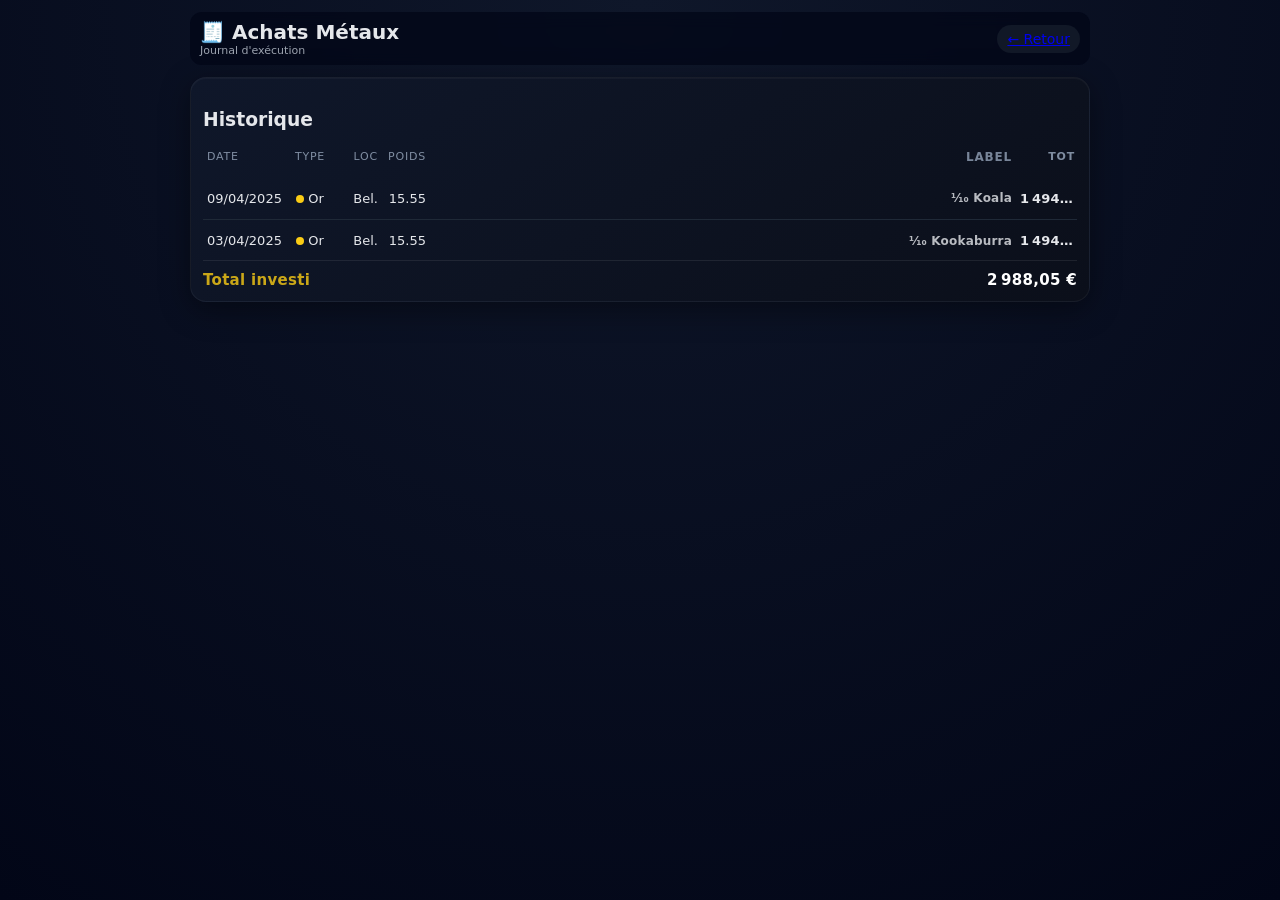
<file: achatsmetaux.html>
<!DOCTYPE html>

<html lang="fr">

<head>
    <meta charset="UTF-8">
    <meta name="viewport" content="width=device-width, initial-scale=1.0">

<link rel="stylesheet" href="couleurs.css?v=19">
<link rel="stylesheet" href="style.css?v=19">   
<style>

.table-metaux {
    width: 100%;
    table-layout: fixed;
}

/* padding plus compact */
.table-metaux th,
.table-metaux td {
    padding: 8px 4px;
    overflow: hidden;
    text-overflow: ellipsis;
}

/* colonnes fixes */
.table-metaux th:nth-child(1),
.table-metaux td:nth-child(1) { width: 75px; } /* DATE ancienne valeur 55 */

.table-metaux th:nth-child(2),
.table-metaux td:nth-child(2) { width: 40px; } /* TYPE */

.table-metaux th:nth-child(3),
.table-metaux td:nth-child(3) { width: 40px; } /* LOC */

.table-metaux th:nth-child(4),
.table-metaux td:nth-child(4) { width: 40px; } /* POIDS */

/* 🔥 LABEL = FLEXIBLE */
.table-metaux th:nth-child(5),
.table-metaux td:nth-child(5) {width: auto;font-size: 12px; opacity: 0.8;}

/* 🔥 TOTAL toujours visible */
.table-metaux th:nth-child(6),
.table-metaux td:nth-child(6) {width: 55px; text-align: right; padding-right: 2px;
}
</style>


    <title>Achats</title>



</head>

<body>

<div class="container">

<!-- HEADER -->
    <div class="header">
        <div class="header-left">
            <h2>🧾 Achats Métaux</h2>
            <small>Journal d'exécution</small>
        </div>
        <div class="header-right">
            <a href="index.html" class="badge">← Retour</a>
        </div>
    </div>

<!-- TABLE -->
    <div class="card">
        <h3>Historique</h3>
              <div class="table-scroll">
                    <table class="table-metaux">
                            <thead>
                                    <tr>
                                        <th>Date</th>
                                        <th>Type</th>
                                        <th>Loc</th>
                                        <th>Poids</th>
                                        <th>Label</th>
                                        <th>Tot</th>

                                    </tr>
                            </thead>
                            <tbody id="table-metaux"></tbody>
                    </table>
                 </div>

                      <div class="total-line">
                        <span>Total investi</span>
                        <span id="total-metaux"></span>
                      </div>
    </div> 
</div> 


<script src="achats.js"></script>

<script>
// ===== HELPERS =====
function euro(v){
    return v.toLocaleString('fr-BE', {
        minimumFractionDigits: 2,
        maximumFractionDigits: 2
    }) + " €";
}

// ===== COULEUR TYPE =====
function getClassByType(type, loc){

    const t = (type || "").toLowerCase();
    const l = (loc || "").toLowerCase();

    if (t === "argent") {
        return "dot-argent";
    }

    if (t === "or") {
        if (l.includes("suisse")) return "dot-or-suisse";
        if (l.includes("bel")) return "dot-or-belgique";
    }

    return "dot-argent";
}


// ===== RENDER =====
function renderAchats(){

    const tbody = document.getElementById("table-metaux");

    // tri DESC (plus récent en haut)
    const sorted = [...metaux].sort((a,b)=>{
        return new Date(b.date.split("/").reverse().join("-")) 
             - new Date(a.date.split("/").reverse().join("-"));
    });

    tbody.innerHTML = "";
    sorted.forEach(a => {

        const row = document.createElement("tr");

        row.innerHTML = `
            <td>${a.date}</td>
            <td>
<span class="dot ${getClassByType(a.type, a.loc)}"></span>
                ${a.type === "OR" ? "Or" : "Argent"}
            </td>
            <td class="center">${a.loc}</td>
            <td class="center">${a.poids}</td>
            <td class="center">${a.label}</td>
            <td class="amount">${euro(a.tot)}</td>
            `;

        tbody.appendChild(row);
    });

    const total = sorted.reduce((sum, a) => sum + (a.tot || 0), 0);

// 🔥 FIX FLOAT
const totalFixed = Math.round((total + Number.EPSILON) * 100) / 100;

document.getElementById("total-metaux").innerText = euro(totalFixed);

}

renderAchats();



</script>

</body>
</html>
</file>
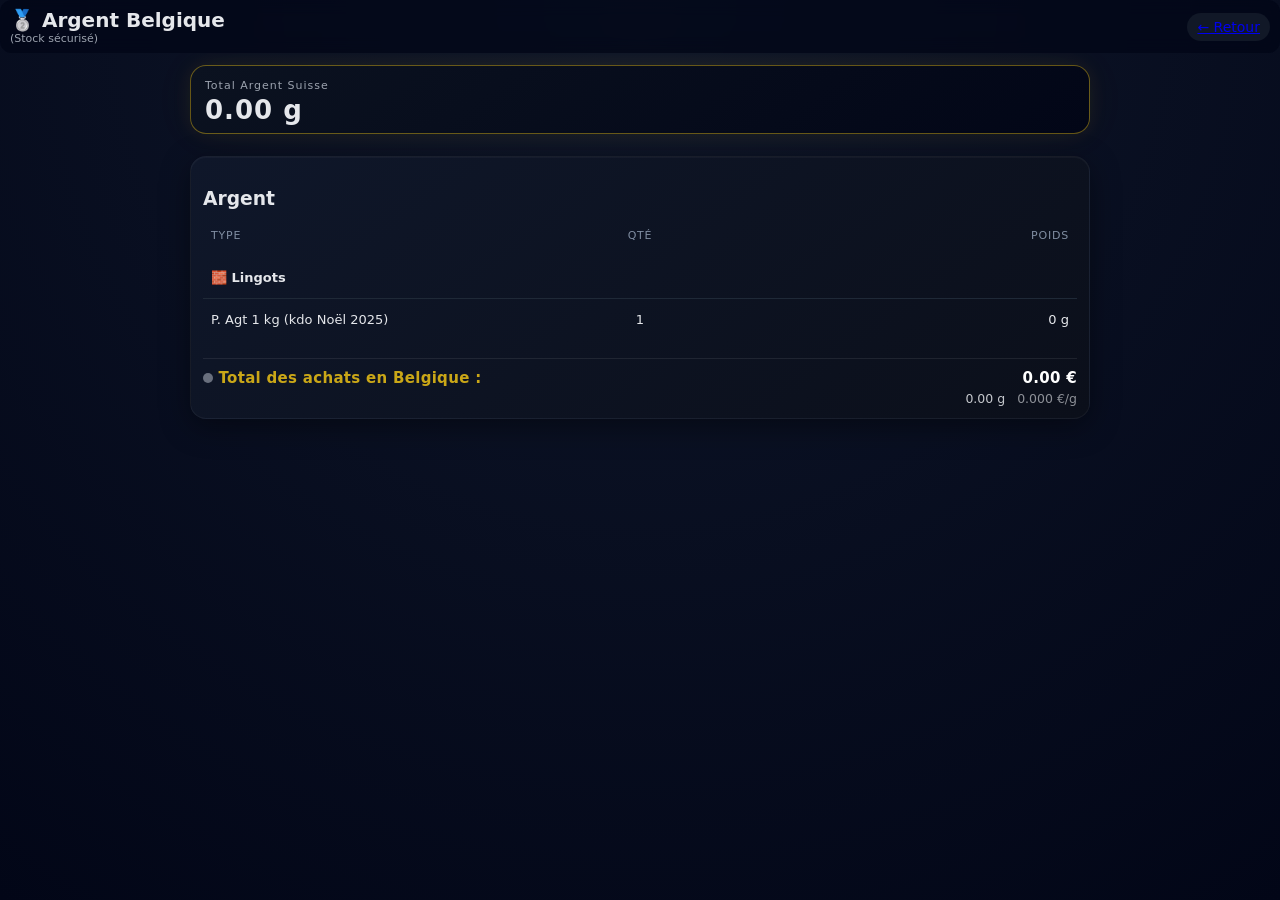
<file: argent-belgique.html>
<!DOCTYPE html>
<html lang="fr">
<head>
  <meta charset="UTF-8">
  <meta name="viewport" content="width=device-width, initial-scale=1.0">
  <title>🥈 Argent Belgique</title>

  <link rel="stylesheet" href="style.css?v=20263004">
  <link rel="stylesheet" href="couleurs.css?v=20263004">

</head>

<body>

<!-- HEADER -->
<div class="header">
  <div class="header-left"><h2>🥈 Argent Belgique</h2><small>(Stock sécurisé)</small></div>
  <div class="header-right"><a href="index.html" class="badge">← Retour</a></div>
</div>

<div class="container"> <!-- TOTAL -->
<div class="highlight"><small>Total Argent Suisse</small><h2 id="totalSilver">0 g</h2></div>
<div class="card"><h3>Argent</h3>


  <!-- TABLE -->


    <table>
      <thead>
        <tr>
          <th>Type</th>
          <th>Qté</th>
          <th>Poids</th>
        </tr>
      </thead>

      <tbody>

        <!-- LINGOTS -->
        <tr>
          <td colspan="3"><strong>🧱 Lingots</strong></td>
        </tr>

        <tr data-label="P.1Kg."><td>P. Agt 1 kg (kdo Noël 2025)</td><td>1</td><td class="poids">0 g</td></tr>
                </tbody>  
</table>       

<br>


        <div class="total-line">
           <span><span class="dot dot-argent"></span> Total des achats en Belgique : </span>
           <span id="totalValeur">0 €</span>
        </div>
        <div class="total-sub">
                <span id="tableTotal">0 g</span>
            <span id="prixMoyen">0 €/g</span>
        </div>

</div><!-- Fin CARD -->
</div><!-- Fin container -->  

<script src="achats.js"></script>        


<script>

// 🔹 données
const data = typeof metaux !== "undefined" ? metaux : [];

// 🔹 filtre ARGENT Belgique
const argentBelgique = data.filter(m => m.type === "ARGENT" && m.loc === "Bel.");

// 🔹 mapping
const map = {};

argentBelgique.forEach(m => {
  if (!map[m.label]) {
    map[m.label] = { poids: 0, total: 0 };
  }

  map[m.label].poids += m.poids || 0;
  map[m.label].total += m.tot || 0;
});

// 🔹 totaux
let totalPoids = 0;
let totalValeur = 0;

argentBelgique.forEach(m => {
  totalPoids += m.poids || 0;
  totalValeur += m.tot || 0;
});

// 🔹 injection lignes
document.querySelectorAll("tr[data-label]").forEach(row => {
  const label = row.dataset.label;
  const item = map[label];

  if (!item) return;

  const poidsCell = row.querySelector(".poids");
  if (poidsCell) {
    poidsCell.textContent = item.poids.toFixed(2) + " g";
  }
});

// 🔹 prix moyen
const prixMoyen = totalPoids > 0 ? totalValeur / totalPoids : 0;

// 🔹 affichage
document.getElementById("totalSilver").textContent =
  totalPoids.toFixed(2) + " g";

document.getElementById("tableTotal").textContent =
  totalPoids.toFixed(2) + " g";

document.getElementById("totalValeur").textContent =
  totalValeur.toFixed(2) + " €";

document.getElementById("prixMoyen").textContent =
  prixMoyen.toFixed(3) + " €/g";

</script>

</body>
</html>
</file>
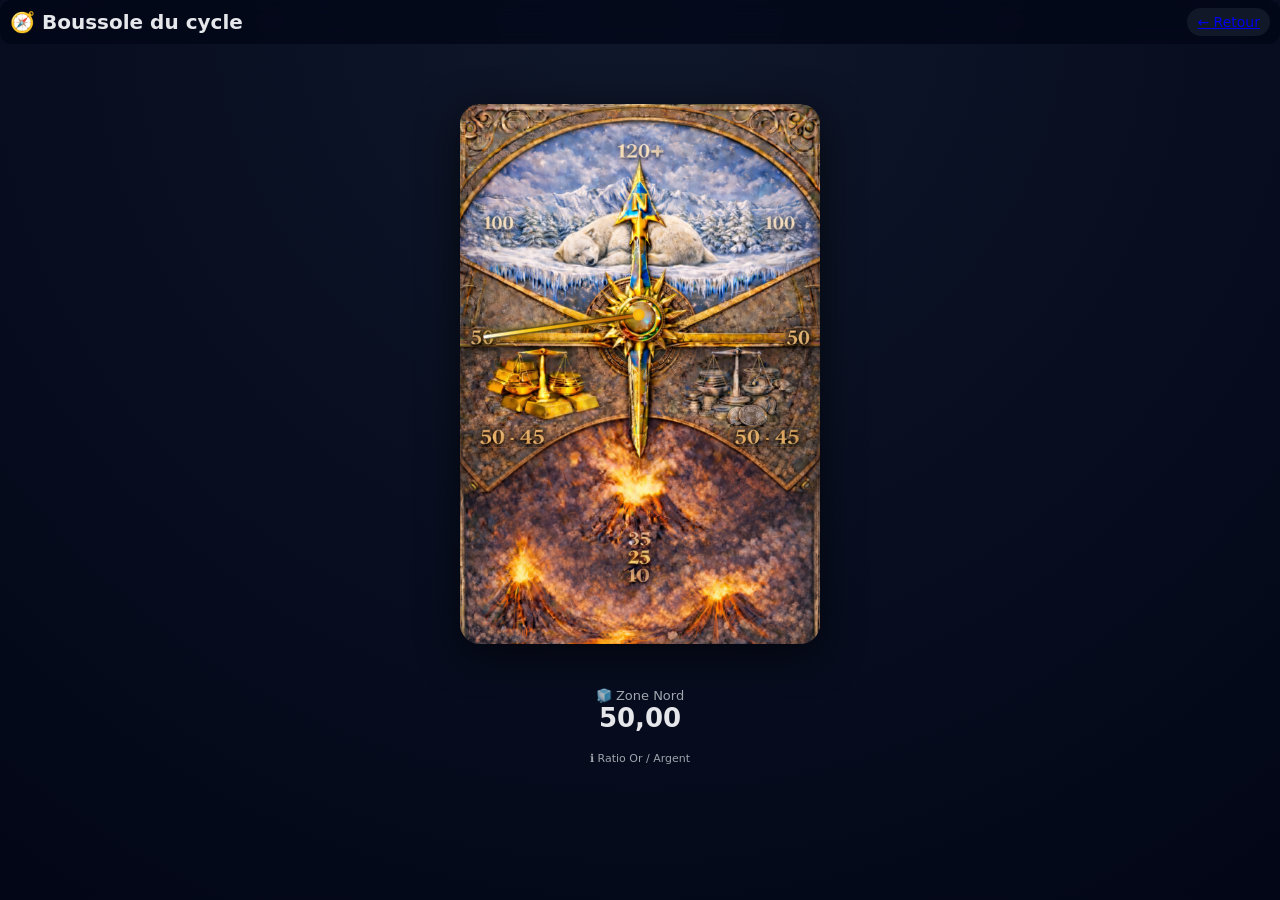
<file: boussole.html>
<!DOCTYPE html>
<html lang="fr">
<head>
<meta charset="UTF-8">
<meta name="viewport" content="width=device-width, initial-scale=1.0">
<title>Boussole</title>

<link rel="stylesheet" href="style.css?v=2060">

<style>


</style>

</head>

<body>

<div class="header">

    <div class="header-left">
        <h2>🧭 Boussole du cycle</h2>
    </div>

    <div class="header-right">
        <a href="index.html" class="badge">← Retour</a>
    </div>

</div>



<div class="boussole-container">

            <img src="bous.png"
class="boussole-img" alt="Boussole" onclick="window.location.href='boussoleinfo.html?ratio=' + ratio">

<div class="needle" id="needle"></div>
</div>


<div class="zone-wrapper">

    <div class="boussole-zone" id="zone-text"></div>
    <div class="boussole-value" id="ratio-text"></div>
<br>
</div>


<div class="boussole-info" onclick="toggleInfo(event)">
    ℹ️ Ratio Or / Argent
    <div id="tooltip" class="tooltip">
        <br>Ratio = Prix de l’once d’or ÷ Prix de l’once d’argent
    </div>
</div>



<script>

// ===== PARAM =====
const params = new URLSearchParams(window.location.search);
const ratio = parseFloat(params.get("ratio")) || 50;



// ===== ZONE =====
function getZone(r){
    if(r >= 70) return "❄️ Hibernation";
    if(r >= 50) return "🧊 Zone Nord";
    if(r >= 47) return "🌤️ Transition";
    if(r >= 45) return "☀️ Chaud";
    if(r >= 40) return "🔥 Très chaud";
    return "🚨 Extrême";
}


// ===== ANGLE ADAPTÉ À TON IMAGE =====
// ici on utilise un angle vertical



function getAngle(r){

    if(isNaN(r)) return 0;

    if(r <= 15) return -180;
    if(r >= 120) return 0;

    const points = [
   { r: 15, a: -180 },
   { r: 35, a: -150 },
   { r: 40, a: -140 },
   { r: 45, a: -120 },
   { r: 50, a: -98 },
   { r: 60, a: -73 },
   { r: 70, a: -68.5 },
   { r: 80, a: -64 },
   { r: 90, a: -59.5 },
   { r: 100, a: -55 },
   { r: 110, a: -25 },
   { r: 120, a: 0 }

    ];

    for(let i = 0; i < points.length - 1; i++){
        const { r: r1, a: a1 } = points[i];
        const { r: r2, a: a2 } = points[i + 1];

        if(r >= r1 && r <= r2){
            const t = (r - r1) / (r2 - r1);
            return a1 + t * (a2 - a1);
        }
    }

    return 0;
}


// ===== ANIMATION =====
document.addEventListener("DOMContentLoaded", () => {

    const needle = document.getElementById("needle");
    const angle = getAngle(ratio);

    needle.style.transition = "transform 1.2s cubic-bezier(0.22,1,0.36,1)";
    needle.style.transform =
    `translate(-50%, -100%) rotate(${angle}deg)`;

    document.getElementById("zone-text").innerText = getZone(ratio);

    document.getElementById("ratio-text").innerText =
        ratio.toFixed(2).replace(".", ",");

});


function toggleInfo(event) {
    event.stopPropagation(); // 🔥 empêche la fermeture immédiate
    const el = document.getElementById("tooltip");
    el.classList.toggle("show");
}


document.addEventListener("click", (e) => {
    const tooltip = document.getElementById("tooltip");
    const info = document.querySelector(".boussole-info");

    if (!info.contains(e.target)) {
        tooltip.classList.remove("show");
    }
});

</script>
</body>
</html>
</file>
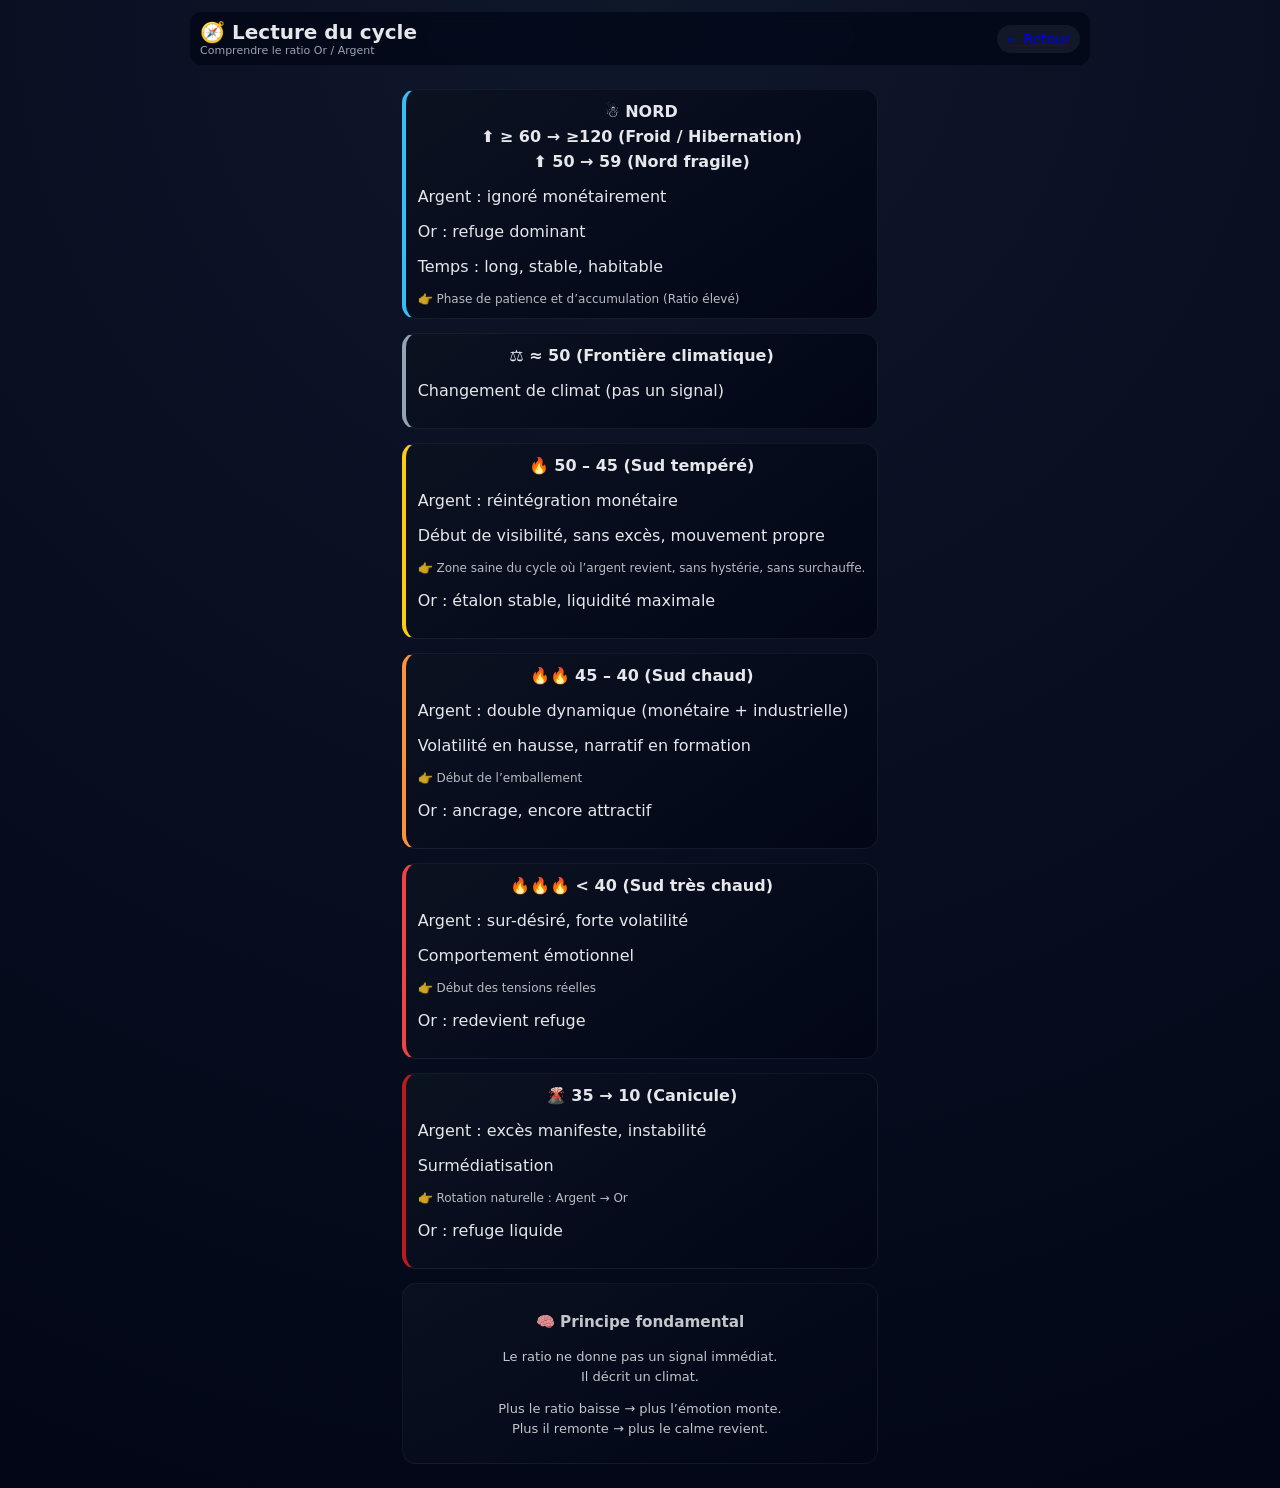
<file: boussoleinfo.html>
<!DOCTYPE html>

<html lang="fr">
<head>
<meta charset="UTF-8">
<meta name="viewport" content="width=device-width, initial-scale=1.0">
<title>Boussole — Lecture</title>

<link rel="stylesheet" href="style.css?v=2070">

<style>

/* ===== PAGE SPECIFIQUE ===== */
.boussole-info-container {
    max-width: 900px;
    margin: auto;
    padding: 12px;
    display: flex;
    flex-direction: column;
    gap: 14px;
}

.section {
    background: linear-gradient(145deg, #0b1220, #020617);
    border-radius: 14px;
    padding: 12px;
    border: 1px solid rgba(255,255,255,0.06);
}

.section h3 {
    margin-bottom: 6px;
}

.zone-title {
    font-weight: 600;
    margin-bottom: 6px;
}

.zone-note {
    margin-top: 6px;
    font-size: 12px;
    opacity: 0.8;
}

/* couleurs zones */
.nord { border-left: 4px solid #38bdf8; }
.pivot { border-left: 4px solid #94a3b8; }
.sud1 { border-left: 4px solid #facc15; }
.sud2 { border-left: 4px solid #fb923c; }
.sud3 { border-left: 4px solid #ef4444; }
.sud4 { border-left: 4px solid #b91c1c; }

.principe {
    text-align: center;
    font-size: 13px;
    opacity: 0.85;
    line-height: 1.5;
}

</style>

</head>

<body>

<div class="container">

<!-- HEADER -->
<div class="header">

<div class="header-left">
      <h2>🧭 Lecture du cycle</h2>
      <small>Comprendre le ratio Or / Argent</small>
</div>

<div class="header-right">
<a id="back-btn" href="#" class="badge">← Retour</a>
</div>


</div>

<div class="boussole-info-container">

<!-- NORD -->

<div class="section nord">
    <center>
        <div class="zone-title">☃️ NORD</div>    
        <div class="zone-title">⬆️ ≥ 60 → ≥120 (Froid / Hibernation)</div>
        <div class="zone-title">⬆️ 50 → 59 (Nord fragile)</div>
    </center>



<p>Argent : ignoré monétairement</p>
<p>Or : refuge dominant</p>
<p>Temps : long, stable, habitable</p>

<div class="zone-note">👉 Phase de patience et d’accumulation (Ratio élevé)</div>


</div>

<!-- BASCULE -->

<div class="section pivot">
    <center>
    <div class="zone-title">⚖️ ≈ 50 (Frontière climatique)</div>
    </center>    
    <p>Changement de climat (pas un signal)</p>
</div>

<!-- SUD TEMPÉRÉ -->

<div class="section sud1">
    <center>

    <div class="zone-title">🔥 50 – 45 (Sud tempéré)</div>
    </center>


<p>Argent : réintégration monétaire</p>
<p>Début de visibilité, sans excès, mouvement propre</p>

<div class="zone-note">👉 Zone saine du cycle où l’argent revient, sans hystérie, sans surchauffe.</div>

<p>Or : étalon stable, liquidité maximale</p>


</div>

<!-- SUD CHAUD -->

<div class="section sud2">
    <center>
    <div class="zone-title">🔥🔥 45 – 40 (Sud chaud)</div>
    </center>

<p>Argent : double dynamique (monétaire + industrielle)</p>
<p>Volatilité en hausse, narratif en formation</p>

<div class="zone-note">👉 Début de l’emballement</div>

<p>Or : ancrage, encore attractif</p>


</div>

<!-- SUD TRÈS CHAUD -->

<div class="section sud3">
    <center>
    <div class="zone-title">🔥🔥🔥 < 40 (Sud très chaud)</div>
    </center>

<p>Argent : sur-désiré, forte volatilité</p>
<p>Comportement émotionnel</p>

<div class="zone-note">👉 Début des tensions réelles</div>

<p>Or : redevient refuge</p>


</div>

<!-- CANICULE -->

<div class="section sud4">
    <center>
    <div class="zone-title">🌋 35 → 10 (Canicule)</div>
    </center>

<p>Argent : excès manifeste, instabilité</p>
<p>Surmédiatisation</p>

<div class="zone-note">👉 Rotation naturelle : Argent → Or</div>

<p>Or : refuge liquide</p>


</div>

<!-- PRINCIPE -->

<div class="section principe">
    <h3>🧠 Principe fondamental</h3>


<p>
    Le ratio ne donne pas un signal immédiat.<br>
    Il décrit un climat.
</p>

<p>
    Plus le ratio baisse → plus l’émotion monte.<br>
    Plus il remonte → plus le calme revient.
</p>


</div>

</div>
</div>



<script>

document.addEventListener("DOMContentLoaded", () => {
    const params = new URLSearchParams(window.location.search);
    const ratio = parseFloat(params.get("ratio")) || 50;

    document.getElementById("back-btn").href =
        "boussole.html?ratio=" + ratio;
});

</script>

</body>
</html>
</file>
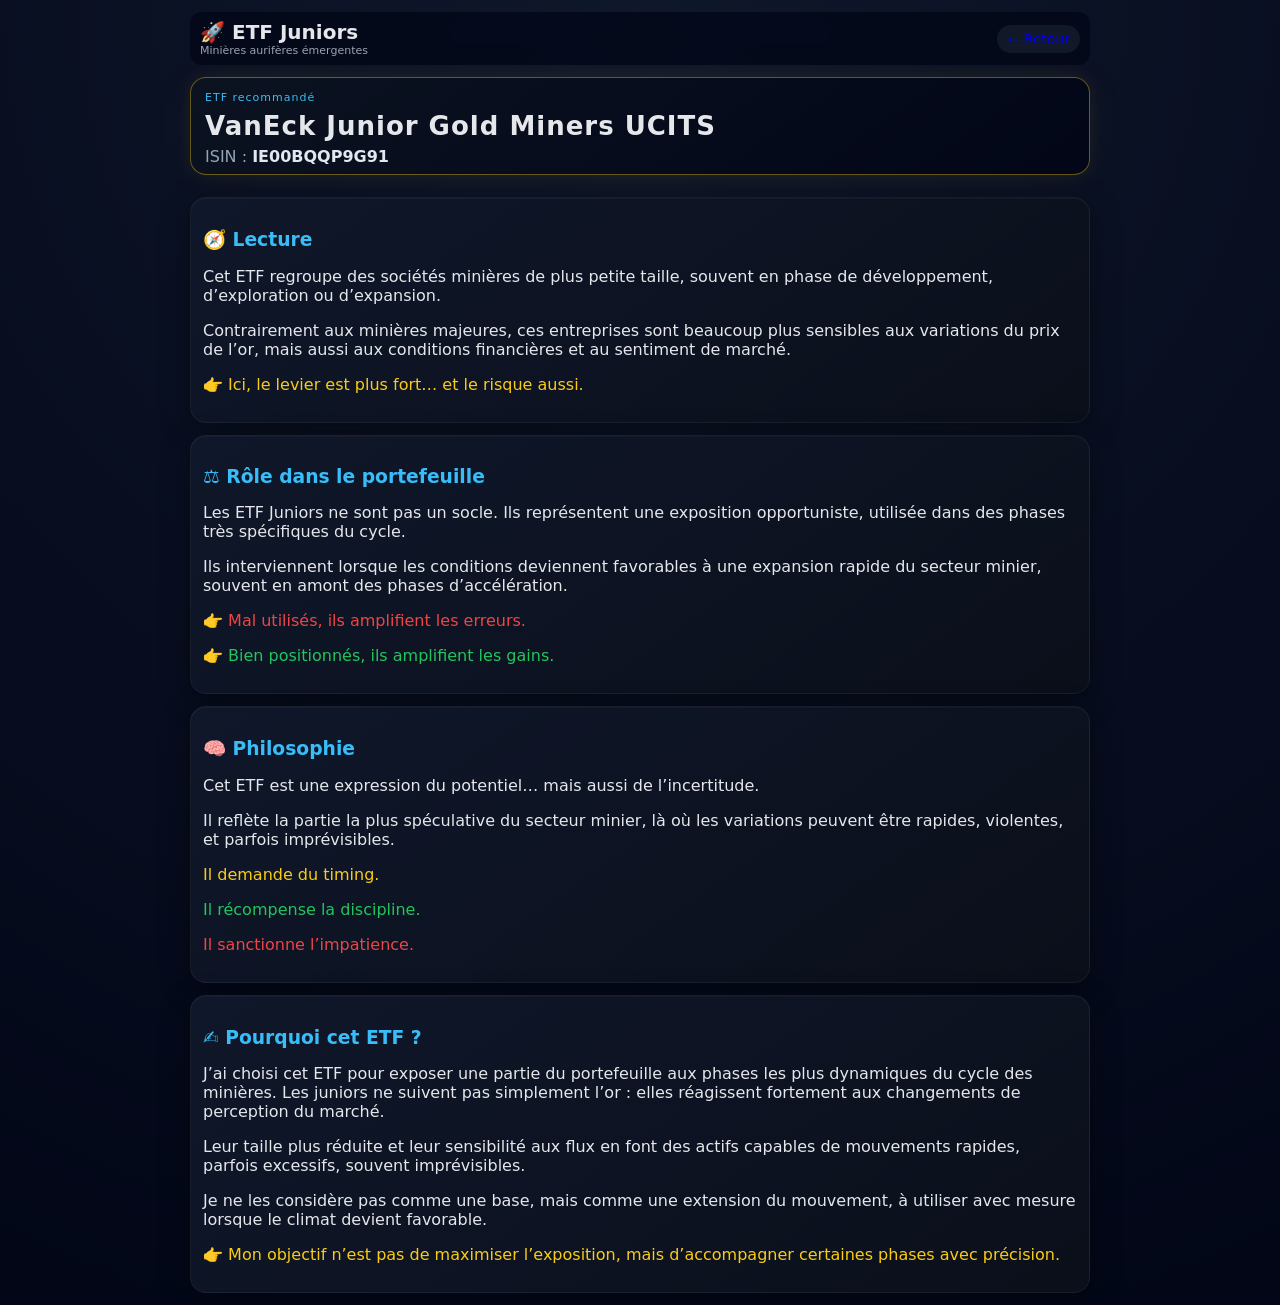
<file: etf-juniors.html>
<!DOCTYPE html>
<html lang="fr">
<head>
    <meta charset="UTF-8">
    <meta name="viewport" content="width=device-width, initial-scale=1.0">
    <title>ETF Juniors</title>

    <link rel="stylesheet" href="style.css">
</head>

<body>
 
<div class="container">

    <!-- HEADER -->
    <div class="header">
        <div class="header-left">
            <h2>🚀 ETF Juniors</h2>
            <small>Minières aurifères émergentes</small>
        </div>
        <div class="header-right">
            <a href="index.html" class="badge">← Retour</a>
        </div>
    </div>

    

    <!-- CARD ETF -->
    <div class="card highlight">
        <small style="color:#38bdf8;">ETF recommandé</small>
        <h2 style="margin-top:6px;">VanEck Junior Gold Miners UCITS</h2>
        <div style="margin-top:6px; color:#94a3b8;">
            ISIN : <strong style="color:#e2e8f0;">IE00BQQP9G91</strong>
        </div>
    </div>

    <!-- EXPLICATION -->
    <div class="card">
        <h3 style="color:#38bdf8;">🧭 Lecture</h3>

        <p>
        Cet ETF regroupe des sociétés minières de plus petite taille,
        souvent en phase de développement, d’exploration ou d’expansion.
        </p>

        <p>
        Contrairement aux minières majeures, ces entreprises sont
        beaucoup plus sensibles aux variations du prix de l’or,
        mais aussi aux conditions financières et au sentiment de marché.
        </p>

        <p style="color:#facc15;">
        👉 Ici, le levier est plus fort… et le risque aussi.
        </p>
    </div>

    <!-- POSITIONNEMENT -->
    <div class="card">
        <h3 style="color:#38bdf8;">⚖️ Rôle dans le portefeuille</h3>

        <p>
        Les ETF Juniors ne sont pas un socle.
        Ils représentent une exposition opportuniste,
        utilisée dans des phases très spécifiques du cycle.
        </p>

        <p>
        Ils interviennent lorsque les conditions deviennent favorables
        à une expansion rapide du secteur minier,
        souvent en amont des phases d’accélération.
        </p>

        <p style="color:#ef4444;">
        👉 Mal utilisés, ils amplifient les erreurs.
        </p>

        <p style="color:#22c55e;">
        👉 Bien positionnés, ils amplifient les gains.
        </p>
    </div>

    <!-- PHILOSOPHIE -->
    <div class="card">
        <h3 style="color:#38bdf8;">🧠 Philosophie</h3>

        <p>
        Cet ETF est une expression du potentiel… mais aussi de l’incertitude.
        </p>

        <p>
        Il reflète la partie la plus spéculative du secteur minier,
        là où les variations peuvent être rapides, violentes,
        et parfois imprévisibles.
        </p>

        <p style="color:#facc15;">
        Il demande du timing.
        </p>

        <p style="color:#22c55e;">
        Il récompense la discipline.
        </p>

        <p style="color:#ef4444;">
        Il sanctionne l’impatience.
        </p>
    </div>

    <!-- NOTE PERSONNELLE -->
    <div class="card">
        <h3 style="color:#38bdf8;">✍️ Pourquoi cet ETF ?</h3>
    
        <p>
        J’ai choisi cet ETF pour exposer une partie du portefeuille
        aux phases les plus dynamiques du cycle des minières.
        Les juniors ne suivent pas simplement l’or :
        elles réagissent fortement aux changements de perception du marché.
        </p>
    
        <p>
        Leur taille plus réduite et leur sensibilité aux flux
        en font des actifs capables de mouvements rapides,
        parfois excessifs, souvent imprévisibles.
        </p>
    
        <p>
        Je ne les considère pas comme une base,
        mais comme une extension du mouvement,
        à utiliser avec mesure lorsque le climat devient favorable.
        </p>
    
        <p style="color:#facc15;">
        👉 Mon objectif n’est pas de maximiser l’exposition,
        mais d’accompagner certaines phases avec précision.
        </p>
    </div>



    

</div>

<style>
.back-btn {
    margin: 10px 0;
    color: #94a3b8;
    cursor: pointer;
    font-size: 14px;
}
.back-btn:hover {
    color: #e2e8f0;
}
</style>

</body>
</html>
</file>
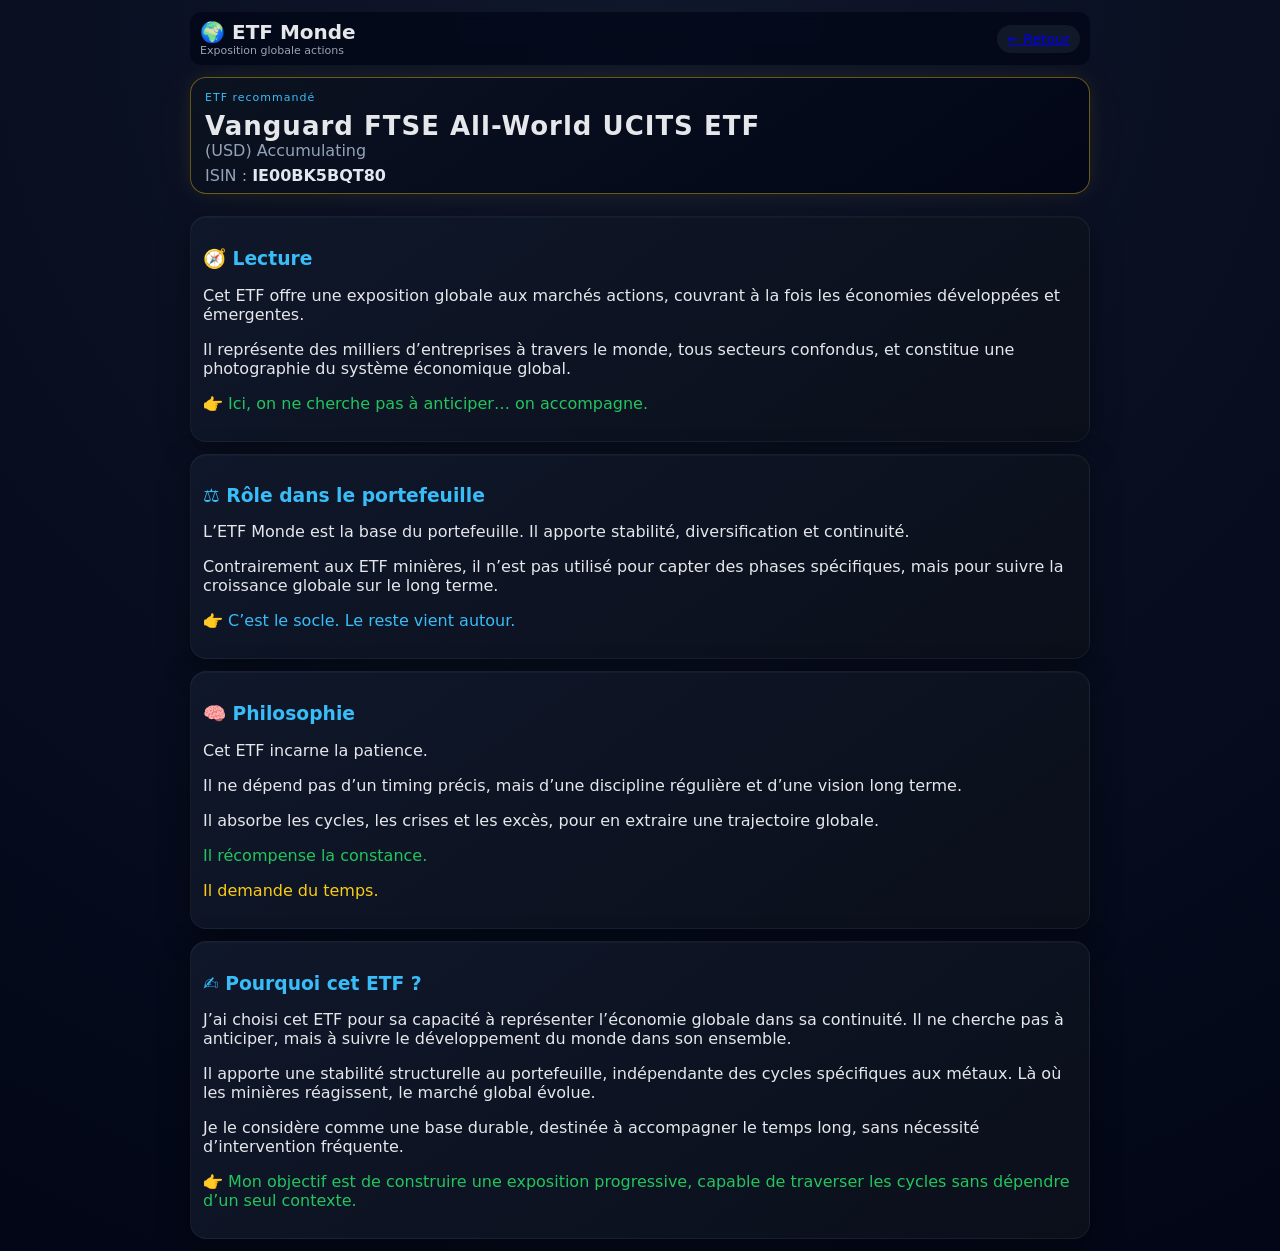
<file: etf-monde.html>
<!DOCTYPE html>
<html lang="fr">
<head>
    <meta charset="UTF-8">
    <meta name="viewport" content="width=device-width, initial-scale=1.0">
    <title>ETF Monde</title>

    <link rel="stylesheet" href="style.css">
</head>

<body>

<div class="container">

    <!-- HEADER -->
    <div class="header">
        <div class="header-left">
            <h2>🌍 ETF Monde</h2>
            <small>Exposition globale actions</small>
        </div>
        <div class="header-right">
            <a href="index.html" class="badge">← Retour</a>
        </div>
    </div>

    <!-- CARD ETF -->
    <div class="card highlight">
        <small style="color:#38bdf8;">ETF recommandé</small>
        <h2 style="margin-top:6px;">Vanguard FTSE All-World UCITS ETF</h2>
        <div style="color:#94a3b8;">(USD) Accumulating</div>
        <div style="margin-top:6px; color:#94a3b8;">
            ISIN : <strong style="color:#e2e8f0;">IE00BK5BQT80</strong>
        </div>
    </div>

    <!-- EXPLICATION -->
    <div class="card">
        <h3 style="color:#38bdf8;">🧭 Lecture</h3>

        <p>
        Cet ETF offre une exposition globale aux marchés actions,
        couvrant à la fois les économies développées et émergentes.
        </p>

        <p>
        Il représente des milliers d’entreprises à travers le monde,
        tous secteurs confondus, et constitue une photographie
        du système économique global.
        </p>

        <p style="color:#22c55e;">
        👉 Ici, on ne cherche pas à anticiper… on accompagne.
        </p>
    </div>

    <!-- POSITIONNEMENT -->
    <div class="card">
        <h3 style="color:#38bdf8;">⚖️ Rôle dans le portefeuille</h3>

        <p>
        L’ETF Monde est la base du portefeuille.
        Il apporte stabilité, diversification et continuité.
        </p>

        <p>
        Contrairement aux ETF minières, il n’est pas utilisé
        pour capter des phases spécifiques, mais pour suivre
        la croissance globale sur le long terme.
        </p>

        <p style="color:#38bdf8;">
        👉 C’est le socle. Le reste vient autour.
        </p>
    </div>

    <!-- PHILOSOPHIE -->
    <div class="card">
        <h3 style="color:#38bdf8;">🧠 Philosophie</h3>

        <p>
        Cet ETF incarne la patience.
        </p>

        <p>
        Il ne dépend pas d’un timing précis,
        mais d’une discipline régulière et d’une vision long terme.
        </p>

        <p>
        Il absorbe les cycles, les crises et les excès,
        pour en extraire une trajectoire globale.
        </p>

        <p style="color:#22c55e;">
        Il récompense la constance.
        </p>

        <p style="color:#facc15;">
        Il demande du temps.
        </p>
    </div>

    <!-- NOTE PERSONNELLE -->
    <div class="card">
        <h3 style="color:#38bdf8;">✍️ Pourquoi cet ETF ?</h3>
    
        <p>
        J’ai choisi cet ETF pour sa capacité à représenter
        l’économie globale dans sa continuité.
        Il ne cherche pas à anticiper, mais à suivre
        le développement du monde dans son ensemble.
        </p>
    
        <p>
        Il apporte une stabilité structurelle au portefeuille,
        indépendante des cycles spécifiques aux métaux.
        Là où les minières réagissent, le marché global évolue.
        </p>
    
        <p>
        Je le considère comme une base durable,
        destinée à accompagner le temps long,
        sans nécessité d’intervention fréquente.
        </p>
    
        <p style="color:#22c55e;">
        👉 Mon objectif est de construire une exposition progressive,
        capable de traverser les cycles sans dépendre d’un seul contexte.
        </p>
    </div>
    

</div>

<style>
.back-btn {
    margin: 10px 0;
    color: #94a3b8;
    cursor: pointer;
    font-size: 14px;
}
.back-btn:hover {
    color: #e2e8f0;
}
</style>

</body>
</html>
</file>
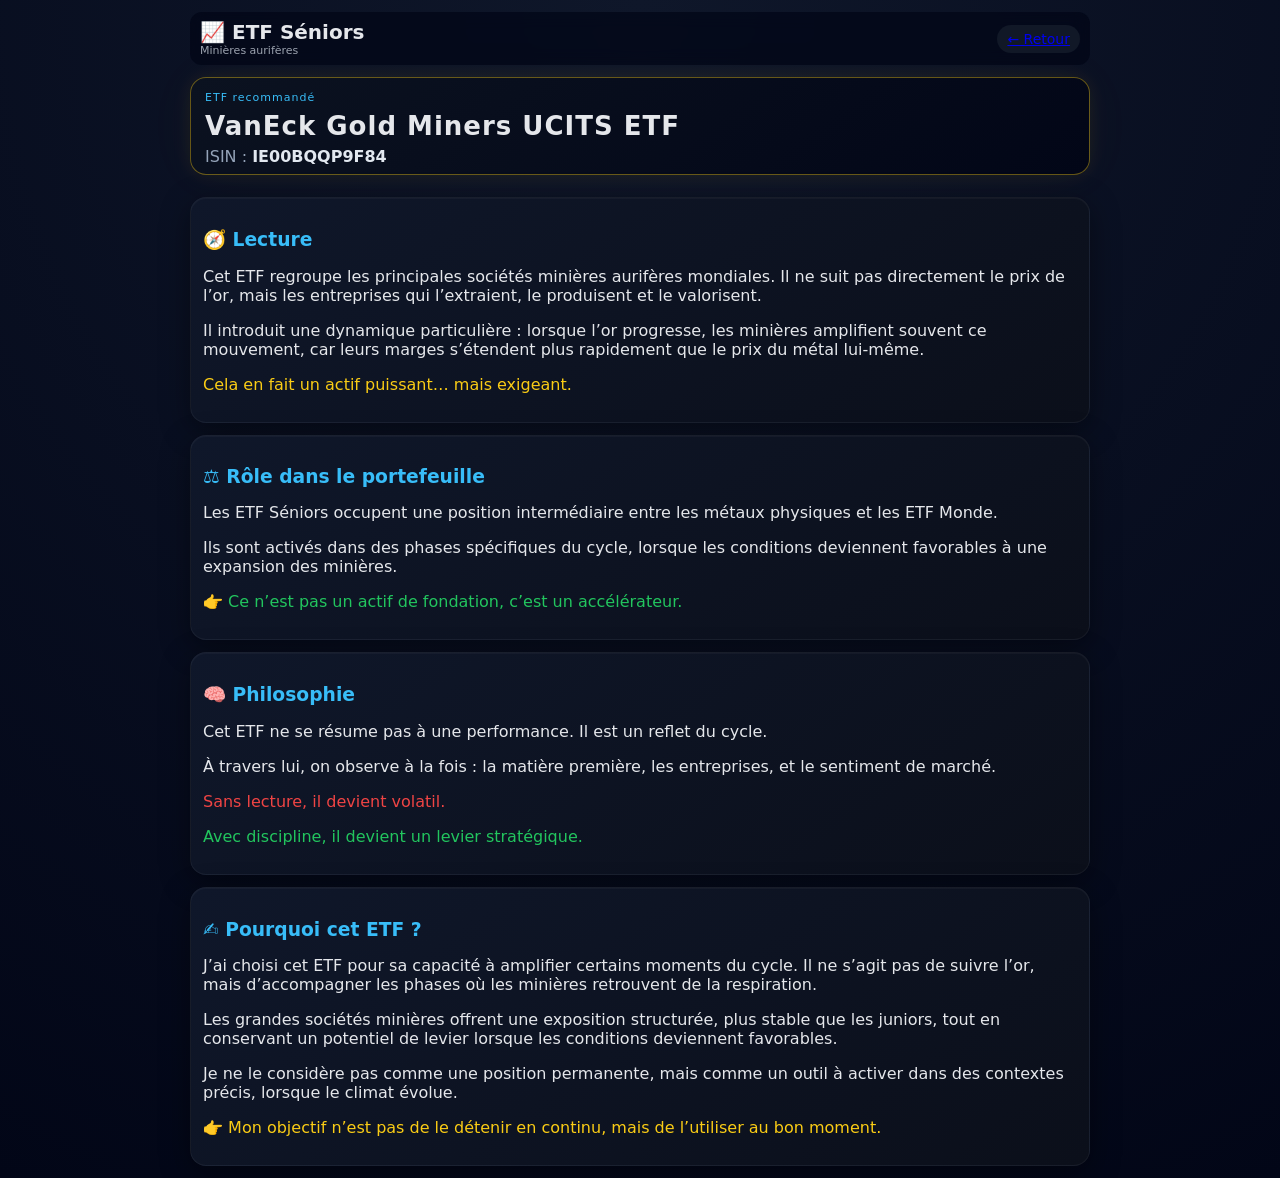
<file: etf-seniors.html>
<!DOCTYPE html>
<html lang="fr">
<head>
    <meta charset="UTF-8">
    <meta name="viewport" content="width=device-width, initial-scale=1.0">
    <title>ETF Séniors</title>

    <link rel="stylesheet" href="style.css">
</head>

<body>
 
<div class="container">

    <!-- HEADER -->
    <div class="header">
        <div class="header-left">
            <h2>📈 ETF Séniors</h2>
            <small>Minières aurifères</small>
        </div>
        <div class="header-right">
            <a href="index.html" class="badge">← Retour</a>
        </div>
    </div>

    <!-- CARD ETF -->
    <div class="card highlight">
        <small style="color:#38bdf8;">ETF recommandé</small>
        <h2 style="margin-top:6px;">VanEck Gold Miners UCITS ETF</h2>
        <div style="margin-top:6px; color:#94a3b8;">
            ISIN : <strong style="color:#e2e8f0;">IE00BQQP9F84</strong>
        </div>
    </div>

    <!-- EXPLICATION -->
    <div class="card">
        <h3 style="color:#38bdf8;">🧭 Lecture</h3>

        <p>
        Cet ETF regroupe les principales sociétés minières aurifères mondiales.
        Il ne suit pas directement le prix de l’or, mais les entreprises qui
        l’extraient, le produisent et le valorisent.
        </p>

        <p>
        Il introduit une dynamique particulière : lorsque l’or progresse,
        les minières amplifient souvent ce mouvement, car leurs marges
        s’étendent plus rapidement que le prix du métal lui-même.
        </p>

        <p style="color:#facc15;">
        Cela en fait un actif puissant… mais exigeant.
        </p>
    </div>

    <!-- POSITIONNEMENT -->
    <div class="card">
        <h3 style="color:#38bdf8;">⚖️ Rôle dans le portefeuille</h3>

        <p>
        Les ETF Séniors occupent une position intermédiaire entre
        les métaux physiques et les ETF Monde.
        </p>

        <p>
        Ils sont activés dans des phases spécifiques du cycle,
        lorsque les conditions deviennent favorables à une
        expansion des minières.
        </p>

        <p style="color:#22c55e;">
        👉 Ce n’est pas un actif de fondation, c’est un accélérateur.
        </p>
    </div>

    <!-- PHILOSOPHIE -->
    <div class="card">
        <h3 style="color:#38bdf8;">🧠 Philosophie</h3>

        <p>
        Cet ETF ne se résume pas à une performance.
        Il est un reflet du cycle.
        </p>

        <p>
        À travers lui, on observe à la fois :
        la matière première, les entreprises, et le sentiment de marché.
        </p>

        <p style="color:#ef4444;">
        Sans lecture, il devient volatil.
        </p>

        <p style="color:#22c55e;">
        Avec discipline, il devient un levier stratégique.
        </p>
    </div>

    <!-- NOTE PERSONNELLE -->
    <div class="card">
        <h3 style="color:#38bdf8;">✍️ Pourquoi cet ETF ?</h3>
    
        <p>
        J’ai choisi cet ETF pour sa capacité à amplifier certains moments du cycle.
        Il ne s’agit pas de suivre l’or, mais d’accompagner les phases où
        les minières retrouvent de la respiration.
        </p>
    
        <p>
        Les grandes sociétés minières offrent une exposition structurée,
        plus stable que les juniors, tout en conservant un potentiel de levier
        lorsque les conditions deviennent favorables.
        </p>
    
        <p>
        Je ne le considère pas comme une position permanente,
        mais comme un outil à activer dans des contextes précis,
        lorsque le climat évolue.
        </p>
    
        <p style="color:#facc15;">
        👉 Mon objectif n’est pas de le détenir en continu,
        mais de l’utiliser au bon moment.
        </p>
    </div>


    
</div>

<style>
.back-btn {
    margin: 10px 0;
    color: #94a3b8;
    cursor: pointer;
    font-size: 14px;
}
.back-btn:hover {
    color: #e2e8f0;
}
</style>

</body>
</html>
</file>
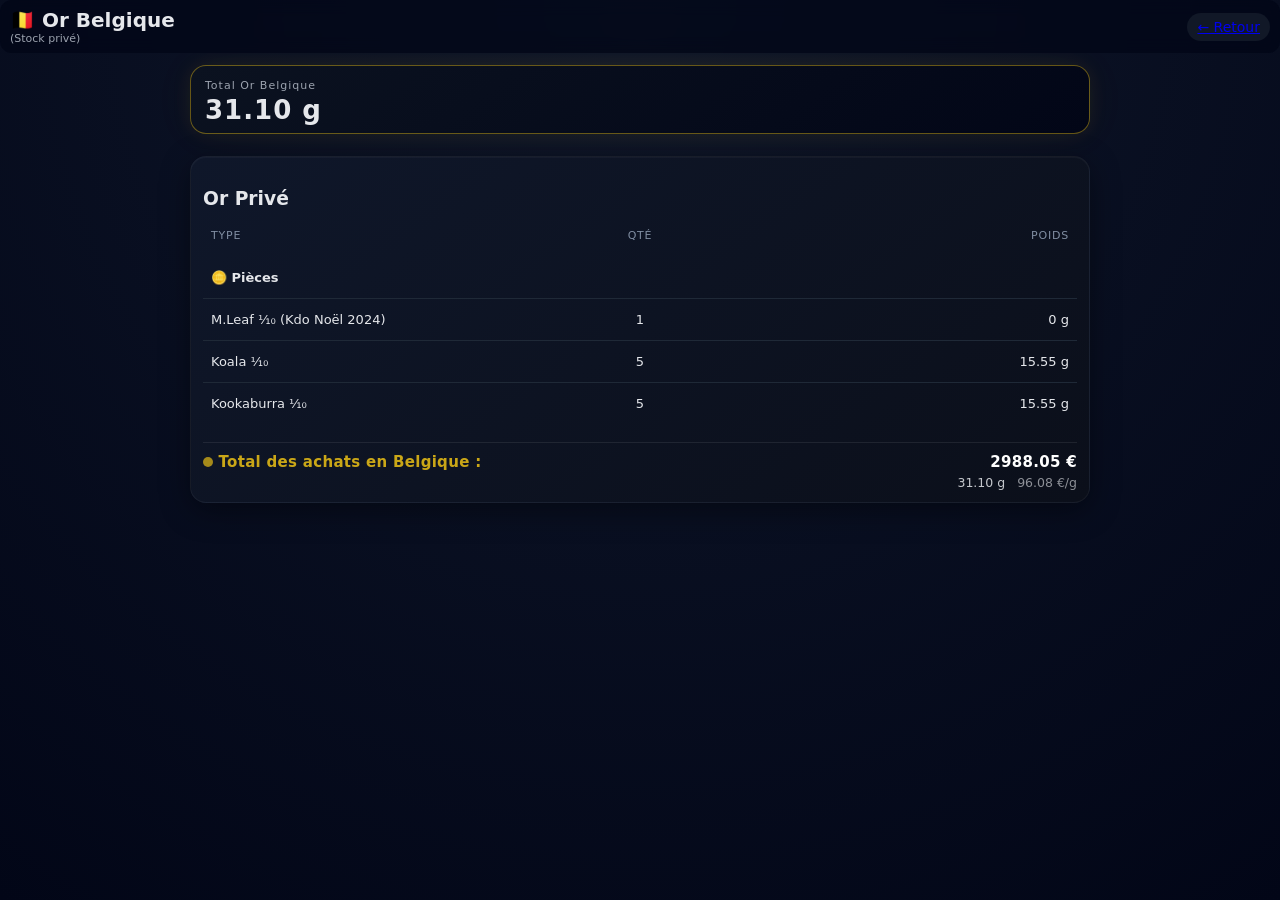
<file: or-belgique.html>
<!DOCTYPE html>
<html lang="fr">

<head>
  <meta charset="UTF-8">
  <meta name="viewport" content="width=device-width, initial-scale=1.0">

  <title>🇧🇪 Or Belgique</title>
  <link rel="stylesheet" href="style.css?v=8">
  <link rel="stylesheet" href="couleurs.css?v=8">
</head>

<body><!-- HEADER -->
<div class="header">
  <div class="header-left"><h2>🇧🇪 Or Belgique</h2><small>(Stock privé)</small></div>
  <div class="header-right"><a href="index.html" class="badge">← Retour</a></div>
</div>

<div class="container"><!-- TOTAL -->
<div class="highlight">
  <small>Total Or Belgique</small>
  <h2 id="totalBelgique">0 g</h2>
</div>

<!-- TABLE -->
<div class="card">
  <h3>Or Privé</h3>

  <table>
    <thead>
      <tr>
        <th>Type</th>
        <th>Qté</th>
        <th>Poids</th>
      </tr>
    </thead>

    <tbody>

      <!-- PIÈCES -->
      <tr>
        <td colspan="3"><strong>🪙 Pièces</strong></td>
      </tr>

     

<tr data-key="ML_1_10_DIV2">
<td>M.Leaf ⅒ (Kdo Noël 2024)</td>
<td>1</td>
<td class="poids">0 g</td>
</tr>

<tr data-key="KOALA_1_10">
<td>Koala ⅒</td><td>5</td><td class="poids">0 g</td></tr>

<tr data-key="KOOKABURRA_1_10">
<td>Kookaburra ⅒</td>
<td>5</td>
<td class="poids">0 g</td>
</tr>

</tbody>
</table>

<br>


  <div class="total-line">
    <span><span class="dot dot-or-belgique"></span> Total des achats en Belgique : </span>
    <span id="totalValeur">0 €</span>
  </div>

  <div class="total-sub">
          <span id="tableTotal">0 g</span>
      <span id="prixMoyen">0 €/g</span>
  </div>

</div><!-- Fin CARD -->
</div><!-- Fin container -->  



<script src="achats.js"></script>

<script>

// 🔹 données
const data = typeof metaux !== "undefined" ? metaux : [];

// 🔹 filtre OR Belgique
const orBelgique = data.filter(m => m.type === "OR" && m.loc === "Bel.");

// 🔹 regroupement
function getKey(label) {
  const l = label.toLowerCase();

  if (l.includes("m.leaf")) 
    return "ML_1_10_DIV2";

  if (l.includes("koala")) 
    return "KOALA_1_10";

  if (l.includes("kooka")) 
    return "KOOKABURRA_1_10";

  return "OTHER";
}

const grouped = {};

orBelgique.forEach(m => {
  const key = getKey(m.label);

  if (!grouped[key]) {
    grouped[key] = { poids: 0, total: 0 };
  }

  grouped[key].poids += m.poids || 0;
  grouped[key].total += m.tot || 0;
});


// 🔹 fonction poids unitaire
function getUnitWeight(key) {
  switch (key) {
    case "KOALA_1_10":
    case "KOOKABURRA_1_10":
      return 3.11;

    case "ML_1_10_DIV2":
      return 1.55;

    default:
      return 1;
  }
}


// 🔹 injection tableau
document.querySelectorAll("tr[data-key]").forEach(row => {
  const key = row.dataset.key;
  const item = grouped[key];

  if (!item) return;

  const poidsCell = row.querySelector(".poids");
  if (poidsCell) {
    poidsCell.textContent = item.poids.toFixed(2) + " g";
  }

   // 🔥 quantité réelle
  const unit = getUnitWeight(key);
  const qty = unit > 0 ? item.poids / unit : 0;

  row.children[1].textContent = Number((qty).toFixed(0));
});


// 🔹 totaux
let totalPoids = 0;
let totalValeur = 0;

Object.values(grouped).forEach(item => {
  totalPoids += item.poids;
  totalValeur += item.total;
});


// 🔹 prix moyen
const prixMoyen = totalPoids > 0 ? totalValeur / totalPoids : 0;

// 🔹 affichage
document.getElementById("totalBelgique").textContent =
  totalPoids.toFixed(2) + " g";

document.getElementById("tableTotal").textContent =
  totalPoids.toFixed(2) + " g";

document.getElementById("totalValeur").textContent =
  totalValeur.toFixed(2) + " €";

document.getElementById("prixMoyen").textContent =
  prixMoyen.toFixed(2) + " €/g";

</script>
</body>
</html>
</file>
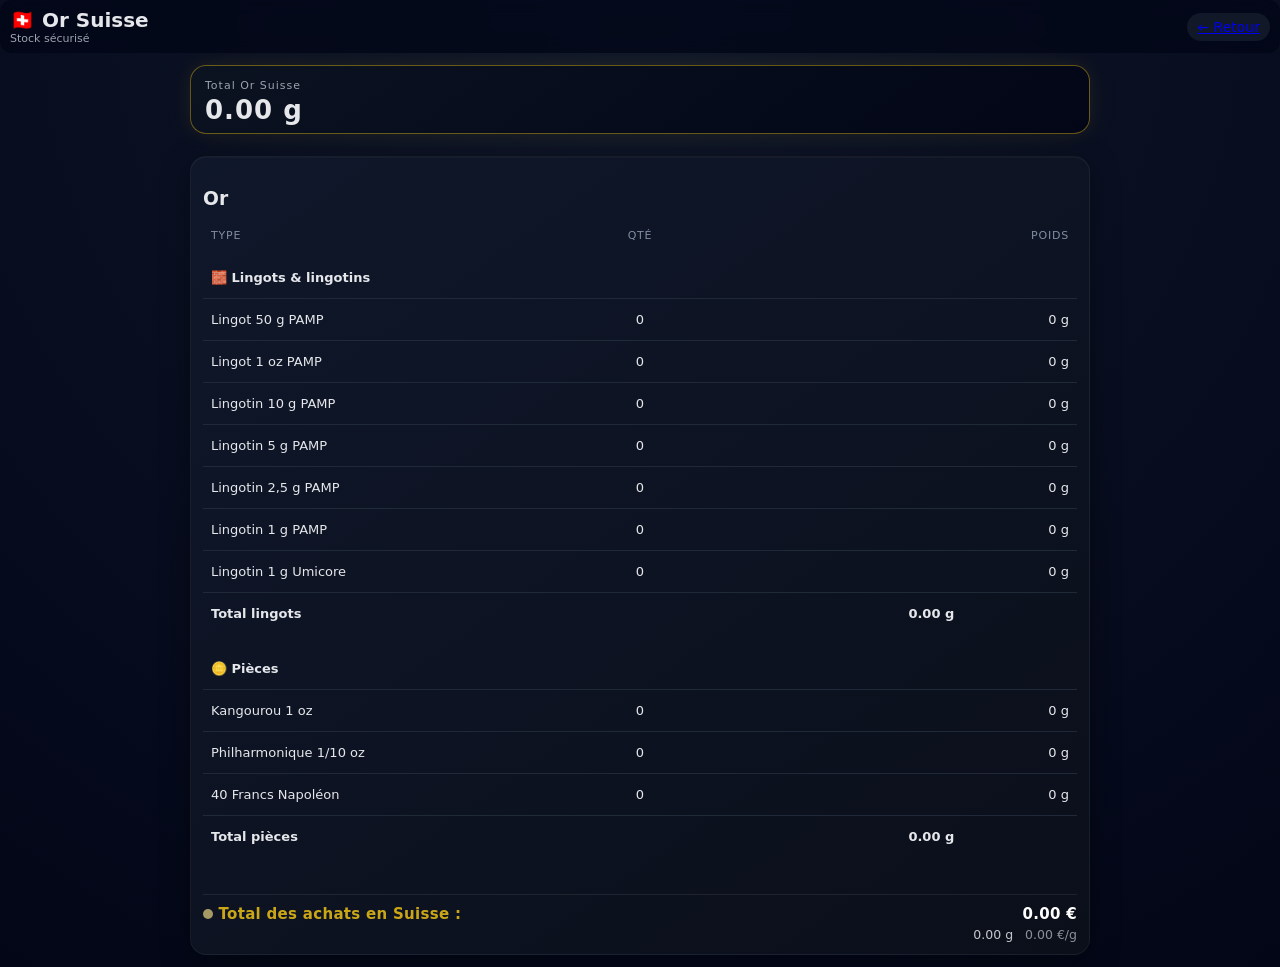
<file: or-suisse.html>
<!DOCTYPE html><html lang="fr">
<head>
  <meta charset="UTF-8">
  <meta name="viewport" content="width=device-width, initial-scale=1.0">
	
  <title>🇨🇭 Or Suisse</title>  
  <link rel="stylesheet" href="style.css?v=7">
  <link rel="stylesheet" href="couleurs.css?v=7">
</head>
	
<body>  <!-- HEADER -->  
	<div class="header">
	    <div class="header-left"><h2>🇨🇭 Or Suisse</h2><small>Stock sécurisé</small></div>
		<div class="header-right"><a href="index.html" class="badge">← Retour</a></div>
    </div>  
	
	<div class="container"><!-- TOTAL -->
	<div class="highlight"><small>Total Or Suisse</small><h2 id="totalSwiss">0 g</h2></div>
    <div class="card"><h3>Or</h3>
		

<table>
	
    <thead>
      <tr>
        <th>Type</th>
        <th>Qté</th>
        <th>Poids</th>
		
      </tr>
    </thead>
    <tbody>

      <!-- 🔹 LINGOTS -->
      <tr>
        <td colspan="3"><strong>🧱 Lingots & lingotins</strong></td>
      </tr>
	<tr data-label="L. Pamp"><td>Lingot 50 g PAMP</td><td>0</td><td class="poids">0 g</td></tr>
	<tr data-label="L. Oz. Pamp"><td>Lingot 1 oz PAMP</td><td>0</td><td class="poids">0 g</td></tr>
	<tr data-label="L. 10g. Pamp"><td>Lingotin 10 g PAMP</td><td>0</td><td class="poids">0 g</td></tr>
    <tr data-label="L. 5g. Pamp"><td>Lingotin 5 g PAMP</td><td>0</td><td class="poids">0 g</td></tr>
	<tr data-label="L. 2.5g. Pamp"><td>Lingotin 2,5 g PAMP</td><td>0</td><td class="poids">0 g</td></tr>
	<tr data-label="L. 1g. Pamp"><td>Lingotin 1 g PAMP</td><td>0</td><td class="poids">0 g</td></tr>
    <tr data-label="L. 1g. Umicore"><td>Lingotin 1 g Umicore</td><td>0</td><td class="poids">0 g</td></tr>
      

      <tr>
        <td colspan="2"><strong>Total lingots</strong></td>
        <td><strong id="totalLingots">0 g</strong></td>
      </tr>
	</tbody>
</table>

   <br>

<table>
	<tbody>
      <!-- 🔹 PIÈCES -->
      <tr>
        <td colspan="3"><strong>🪙 Pièces</strong></td>
      </tr>
      <tr data-label="P. oz. Kang."><td>Kangourou 1 oz</td><td>0</td><td class="poids">0 g</td></tr>
      <tr data-label="P. ⅒ Philh."><td>Philharmonique 1/10 oz</td><td>0</td><td class="poids">0 g</td></tr>
      <tr data-label="P. Nap. 40 Fr."><td>40 Francs Napoléon</td><td>0</td><td class="poids">0 g</td></tr>

      <tr>
        <td colspan="2"><strong>Total pièces</strong></td>
        <td><strong id="totalPieces">0 g</strong></td>
	  </tr>

</tbody>
</table>

<br><br>


<div class="total-line">
  <span><span class="dot dot-or-suisse"></span> Total des achats en Suisse : </span>
  <span id="totalValeur">0 €</span>
</div>

<div class="total-sub">
	<span id="tableTotal">0 g</span>
    <span id="prixMoyen">0 €/g</span>
</div>

</div><!-- Fin CARD -->
</div><!-- Fin container -->  





<script src="achats.js"></script>
	
<script>

// 🔹 Récupération des données
const data = typeof metaux !== "undefined" ? metaux : [];

// 🔹 Filtre OR Suisse
const orSuisse = data.filter(m => m.type === "OR" && m.loc === "Suisse");

// 🔹 Index par label
const map = {};

orSuisse.forEach(m => {
  if (!map[m.label]) {
    map[m.label] = {
      poids: 0,
      total: 0,
      count: 0
    };
  }

  map[m.label].poids += m.poids || 0;
  map[m.label].total += m.tot || 0;
  map[m.label].count += 1;
});


// 🔹 Injection dans le HTML
let totalPoids = 0;
let totalLingots = 0;
let totalPieces = 0;
let totalValeur = 0;
let totalLingotsVal = 0;
let totalPiecesVal = 0;	

orSuisse.forEach(m => {
  totalValeur += m.tot || 0;

  if (m.label.includes("L.")) {
    totalLingots += m.poids;
    totalLingotsVal += m.tot || 0;
  } else {
    totalPieces += m.poids;
    totalPiecesVal += m.tot || 0;
  }
});


document.getElementById("totalLingots").textContent =
  totalLingots.toFixed(2) + " g";

document.getElementById("totalPieces").textContent =
  totalPieces.toFixed(2) + " g";

	
// 🔹 boucle	
document.querySelectorAll("tr[data-label]").forEach(row => {
  const label = row.dataset.label;
  const item = map[label];
  const montantCell = row.querySelector(".montant");

  if (!item) return;

  // poids
  const poidsCell = row.querySelector(".poids");
	  if (poidsCell) {
	    poidsCell.textContent = item.poids.toFixed(2) + " g";
	  }

	if (montantCell) {
	  montantCell.textContent = item.total.toFixed(2) + " €";
	}

  
  totalPoids += item.poids;
});


// 🔹 calcul prix moyen	
const prixMoyen = totalPoids > 0 ? totalValeur / totalPoids : 0;	


	
// 🔹 affichage
document.getElementById("totalValeur").textContent =
  totalValeur.toFixed(2) + " €";
	
document.getElementById("totalSwiss").textContent =
  totalPoids.toFixed(2) + " g";

document.getElementById("tableTotal").textContent =
  totalPoids.toFixed(2) + " g";
	
document.getElementById("prixMoyen").textContent =
  prixMoyen.toFixed(2) + " €/g";

//document.getElementById("totalLingotsVal").textContent =
//  totalLingotsVal.toFixed(2) + " €";

//document.getElementById("totalPiecesVal").textContent =
//  totalPiecesVal.toFixed(2) + " €";



</script>

</body>
</html>
</file>
<file: couleurs.css>
/* === BASE UI === */
#alert-text {
  font-weight: 600;
  transition: color 0.3s ease;
}

:root {
  --or-suisse: #fde68a;
  --or-belgique: #facc15;
  --argent: #9ca3af;

  --etf-monde: #38bdf8;
  --etf-seniors: #E0B0FF;  /* Mauve classique - Parme */
  --etf-juniors: #FF69B4;  /* rose hot pink */

  --ratio-froid: #9ca3af;
  --ratio-moyen: #f59e0b;
  --ratio-chaud: #ef4444;
  --ratio-hover: #d1d5db;
  --ratio-hover-glow: rgba(56,189,248,0.6);

  --donut-gap: rgba(2,6,23,0.75);

  /* ✅ ICI le FIX */
  --perf-positive: #22c55e;
  --perf-negative: #ef4444;

  --bpgdm-neutral: #fb923c;
  --bpgdm-accum: #4ade80;


  --market-extreme-low: #ef4444;
  --market-low: #fb923c;
  --market-neutral: #94a3b8;
  --market-high: #22c55e;
  --market-extreme-high: #facc15;



  --chart-up: #22c55e;
  --chart-down: #ef4444;
  --chart-up-soft: #4ade80;
  --chart-down-soft: #f87171;

  --chart-mm: #a78bfa;

  --chart-tooltip-bg: #0f172a;
  --chart-tooltip-border: #38bdf8;
  --chart-text: #e2e8f0;

  --chart-white: #ffffff;
}


/* RATIO */
.ratio-froid {
  color: var(--ratio-froid);
}

.ratio-moyen {
  color: var(--ratio-moyen);
}

.ratio-chaud {
  color: var(--ratio-chaud);
}


/* DOTS */
 .dot {
  width: 10px;
  height: 10px;
  border-radius: 50%;
  display: inline-block;
}
.dot-or-suisse { background: var(--or-suisse); }
.dot-or-belgique { background: var(--or-belgique); }
.dot-argent { background: var(--argent); }

.dot-monde { background: var(--etf-monde); }
.dot-seniors { background: var(--etf-seniors); }
.dot-juniors { background: var(--etf-juniors); }


/* GAINS - PERF */
.positive { color: var(--perf-positive); font-weight: 600; transition: color 0.3s ease;}
.negative { color: var(--perf-negative); font-weight: 600; transition: color 0.3s ease;}





/* BPGDM */
.bpgdm-buy { color: var(--perf-positive); }
.bpgdm-sell { color: var(--perf-negative); }
.bpgdm-neutral { color: var(--bpgdm-neutral); }
.bpgdm-accum { color: var(--bpgdm-accum); }
</file>
<file: style.css>
/* ===== GLOBAL ===== */ 
body {
    margin: 0;
    min-height: 100vh;
    background: transparent;
    -webkit-tap-highlight-color: transparent;
    font-family: system-ui, sans-serif;
    color: #e5e7eb;
    overscroll-behavior: none;
}

.center {text-align: center;}

/* montant pro finance */
.amount {text-align: right; font-variant-numeric: tabular-nums; letter-spacing: 0.3px; }
.total-sub {display: flex; justify-content: flex-end; gap: 12px; font-size: 12.5px; font-weight: 500; margin-top: 4px; opacity: 0.85; }		
.total-sub span {font-variant-numeric: tabular-nums; }
#prixMoyen {opacity: 0.7; }

 
/* =====  
background: radial-gradient(circle at top, #0f172a, #020617);
===== */  

html {
     background: radial-gradient(circle at top, #0f172a, #020617);
}

.container {
    max-width: 900px;
    margin: auto;
    padding: 12px;
    position: relative;
    display: flex;
    flex-direction: column;
    gap: 12px;  /* 🔥 ESPACE GLOBAL ENTRE TOUS LES BLOCS */
}

h3 {
    margin-bottom: 6px;
}


h4 span {
    font-size: 12px;   /* 🔽 plus petit */
    opacity: 0.6;      /* 🔽 discret */
    margin-left: 4px;
    margin-bottom: 10px;
}


/* ===== TEXT UTILS ===== */
.text-muted { color: #9ca3af; }
.text-small { font-size: 12px; }
.gold { color: #facc15; }

/* ===== HEADER ===== */
.header {
    display: flex;
    justify-content: space-between;
    align-items: center;
    padding: 6px 4px;
}

.header-left {
    display: flex;
    flex-direction: column;
}

.header-left h2 {
    margin: 0;
    font-size: 20px;
}

.header-left small {
    font-size: 11px;
    color: #9ca3af;
}

.header-actions {
    display: flex;
    align-items: center;
    gap: 10px;
}

.header-right {
    display: flex;
    align-items: center;
}

.refresh {
    font-size: 18px;
    opacity: 0.7;
    cursor: pointer;
    transition: 0.2s;
}

.refresh:active {
    transform: scale(0.9);
}



/* Badge variation + perf style app */
.badge-perf {
    font-size: 13px;
    padding: 5px 10px;

    border-radius: 999px;
    font-weight: 500;

    opacity: 0.95;
    transform: translateY(-1px);
    transition: all 0.3s ease;
}

.badge-perf:not(.positive):not(.negative) {
    color: var(--ratio-froid);
}

/* 🔥 effet glow */
.badge-perf.positive {
    text-shadow: 0 0 6px rgba(34,197,94,0.4);
}

.badge-perf.negative {
    color: var(--perf-negative); /* 🔥 AJOUT CRUCIAL */
    opacity: 1;
    text-shadow: 0 0 6px rgba(239,68,68,0.4);
}




@keyframes pulse {
    0% { transform: scale(1); }
    50% { transform: scale(1.08); }
    100% { transform: scale(1); }
}

.badge-perf.flash {
    animation: pulse 0.4s ease;
}




.badge {
    padding: 6px 10px;
    border-radius: 20px;
    font-size: 14px;
    background: #111827;
}

/* ===== CARDS ===== */
.card {
    touch-action: manipulation;
    background: linear-gradient(145deg, #0f172a, #0b0f1a);
    backdrop-filter: blur(6px);
    border: 1px solid rgba(255,255,255,0.05);
    border-radius: 16px;
    padding: 12px;
    margin-top: 0px;
    transition: 0.2s;
    box-shadow: 
        0 8px 30px rgba(0,0,0,0.4),
        inset 0 1px 0 rgba(255,255,255,0.03);
pointer-events: auto;
}

.card.repartition {
    padding: 8px;
}

.card.repartition h3 {
    margin-bottom: 2px;
}

.card:hover {
    transform: translateY(-2px);
    box-shadow: 
        0 10px 40px rgba(0,0,0,0.6),
        inset 0 1px 0 rgba(255,255,255,0.04);
}

.card:active {
    transform: scale(0.98);
}

.card table {
    margin-bottom: -6px;
}




/* ===== Total Global ===== */

.highlight {
     box-shadow: 
        0 0 20px rgba(250, 204, 21, 0.08),
        0 0 60px rgba(250, 204, 21, 0.03);
    border: 1px solid rgba(250, 204, 21, 0.4);
    padding: 8px 14px;   /*  AVANT: 12px 16px */
    border-radius: 16px;
    background: linear-gradient(145deg, #0b1220, #020617);
    margin-bottom: 10px;  /*  espace sous le total */
}


.highlight small {
   font-size: 11px;
    margin-bottom: 2px;
    letter-spacing: 1px;
    color: #9ca3af;
}

.highlight h2 {
    margin: 2px 0 0;   /*  réduit espace */
    font-size: 26px;   /*  AVANT: 30px */
    font-weight: 700;
    letter-spacing: 1px;
}


/* ===== KPI ===== */
.kpi-grid {
    display: grid;
    grid-template-columns: repeat(3, 1fr);
    gap: 8px;
}


.kpi {
    height: 62px;
    padding: 10px;
    border-radius: 14px;

    background: linear-gradient(145deg, #0b1220, #020617);
    border: 1px solid rgba(255,255,255,0.08);

    display: flex;
    flex-direction: column;

    justify-content: flex-start; /* 🔥 LE FIX */
    gap: 2px; /* 🔥 micro spacing propre */

    position: relative;
}




.kpi small {
    font-size: 10px;
    color: #9ca3af;
    margin-bottom: 2px;
}


/* ===== valeur kpi centre ===== */
.kpi h3 {
    margin: 0;
    margin-top: 5px;
    font-size: 18px;
    text-align: center;
    font-weight: 600;
}

.kpi h3 span:first-child {
    margin: 0;
    margin-top: 4px; /* 🔥 descend un peu */
    font-size: 18px;
    font-weight: 600;
}





.kpi:nth-child(1),
.kpi:nth-child(3) {
    border: 1px solid rgba(250, 204, 21, 0.18);
    box-shadow: 0 0 8px rgba(250,204,21,0.08);
}


.kpi:nth-child(2) {
    border: 1px solid rgba(192, 192, 192, 0.35);

    box-shadow: 
        0 0 8px rgba(192,192,192,0.15),
        inset 0 0 4px rgba(255,255,255,0.05);
}

.kpi:active {
    transform: scale(0.97);
}

/* ===== valeur kpi % ===== */
.kpi-var {
    position: absolute;
    bottom: 6px;
    right: 8px;

    font-size: 11px;
    font-weight: 500;
    letter-spacing: 0.3px;

    white-space: nowrap;
}


/* ===== ALERT ===== */
.alert-box {
    margin-top: 6px;
    margin-bottom: 2px; /* 🔥 resserre vers le bas */
    padding: 6px 10px;
    border-radius: 8px;
    font-size: 12px;
    text-align: center;
    background: rgba(59, 130, 246, 0.1);
    color: #93c5fd; 
}

#zone-action {
    font-size: 11px;
    opacity: 0.75;
    display: block;
    margin-top: 2px;
}


/* ===== DONUT ===== */
@keyframes donutEnter {
    0% {
        transform: rotate(-120deg) scale(0.8);
        opacity: 0;
    }
    60% {
        transform: rotate(10deg) scale(1.05);
        opacity: 1;
    }
    100% {
        transform: rotate(0deg) scale(1);
    }
}


/*uniquement une animation d’entrée*/
.donut.enter .donut-inner {
    animation: donutEnter 0.8s ease-out;
}





.repartition-grid {
    display: grid;
    grid-template-columns: 1fr 1fr;
    gap: 16px;
}

.bloc {
    text-align: center;
    display: flex;
    flex-direction: column;
    align-items: center;
}

.donut {
    transform: none;
    position: relative;
    margin: 4px auto;
    isolation: isolate;
    width: 110px;
    height: 110px;
    border-radius: 50%;
    transition: transform 1s ease;
}


.donut-label {
    position: absolute;

    top: 0;
    left: 0;

    width: 100%;
    height: 100%;

    display: flex;
    align-items: center;
    justify-content: center;

    z-index: 10;
    pointer-events: none;

    text-align: center;
    font-variant-numeric: tabular-nums;

    transform: translateX(1px);
}


.donut-label > div {
    display: flex;
    flex-direction: column;
    align-items: center;
    justify-content: center;

    gap: 2px; /* 🔥 seul réglage autorisé */
}




.donut-label small {
    font-size: 10.5px;
    opacity: 0.65;
    margin: 0;
}


.donut-label span {
    font-size: 14px;
    font-weight: 600;
    margin: 0;
}



.donut-inner {
    width: 100%;
    height: 100%;
    border-radius: 50%;
    overflow: hidden;
    box-shadow: 
        0 0 0 1px rgba(255,255,255,0.06),
        0 8px 20px rgba(0,0,0,0.5),
        0 0 40px rgba(250, 204, 21, 0.18);
    animation: donutBreath 6s ease-in-out infinite;
    will-change: transform;
    display: flex;
    align-items: center;
    justify-content: center;
    pointer-events: none;
    z-index: 2;
    transform-origin: center;
}







.donut.show {
    transform: scale(1);
    opacity: 1;
}


/* micro effet “respiration” */
@keyframes donutBreath {
    0% { transform: scale(1); }
    50% { transform: scale(1.015); }
    100% { transform: scale(1); }
}





/* 🔥 effet lumière (haut) */
.donut::before {
    content: "";
    position: absolute;
    inset: 0;
    border-radius: 50%;

    background: radial-gradient(
        circle at 50% 0%,
        rgba(255,255,255,0.25),
        transparent 60%
    );

    opacity: 0.5;
    pointer-events: none;
}

/* 🔥 centre travaillé (profondeur réelle) */
.donut::after {
    content: "";
    position: absolute;
    inset: 22px;
    border-radius: 50%;

    background: radial-gradient(
        circle at 50% 50%,
        #020617 50%,
        #000 100%
    );

    z-index: 1;

    box-shadow:
        inset 0 10px 20px rgba(0,0,0,0.9),
        inset 0 -2px 4px rgba(255,255,255,0.06),
        0 0 0 1px rgba(255,255,255,0.03);
}


/* 🔥 hover subtil */
.donut:hover {
    transform: scale(1.05);
}


/* 🔵 ETF glow cohérent */
.donut.etf {
    box-shadow: 
        0 0 0 1px rgba(255,255,255,0.06),
        0 8px 20px rgba(0,0,0,0.5),
        0 0 25px rgba(56,189,248,0.20);
}






/* ===== TABLE ===== */
table {
    width: 100%;
    border-collapse: collapse;
    font-size: 13px;
    table-layout: fixed;
}

/* ===== HEADERS ===== */
th {
    color: #94a3b8;
    text-transform: uppercase;
    letter-spacing: 0.8px;
    font-size: 11px;
    font-weight: 500;
    padding: 10px 8px;
    text-align: left;
    opacity: 0.85;
}

tr {
    height: 42px;
    transition: background 0.2s ease;
}


/* ===== CELLS ===== */

td {
    padding: 10px 8px;
    border-bottom: 1px solid #1f2937;
    transition: color 0.3s ease;
}

/* dernière ligne */
table tr:last-child td {
    border-bottom: none;
}

/* hover */
tr:hover {
    background: rgba(255,255,255,0.03);
}

/* éviter retour ligne */
th, td {
    white-space: nowrap;
}

/* ===== ALIGNEMENTS PAR COLONNE ===== */

/* Type */
th:nth-child(1), td:nth-child(1) {
    text-align: left;
}

/* Stockage */
th:nth-child(2), td:nth-child(2) {
    text-align: center;
}

/* Qté */
th:nth-child(3), td:nth-child(3) {
    text-align: right;
}

/* Spot */
th:nth-child(4), td:nth-child(4) {
    text-align: right;
}

/* Gain */
th:nth-child(5),
td:nth-child(5) {
    text-align: right;
    font-weight: 600; /* ← on unifie ici */
    padding-right: 18px;
}




/* Perf */
th:nth-child(6),
td:nth-child(6) {
    text-align: right;
    font-weight: 600;
    padding-left: 10px;
}


/* chiffres propres */
td:nth-child(5),
td:nth-child(6) {
    font-variant-numeric: tabular-nums;
    letter-spacing: 0.2px;
}


td:nth-child(5) {
    opacity: 0.85;
}

td:nth-child(6) {
    opacity: 1;
}





/* ===== GRAPH ===== */
#chart-10j {
    width: 100% !important;
    height: 220px !important;
}


/* ===== Total des 2 derniers blocs Metaux et ETF ===== */
.total-line {
    margin-top: 4px;
    padding-top: 10px;
    border-top: 1px solid rgba(255,255,255,0.08);

    display: flex;
    justify-content: space-between;
    align-items: center;

    font-weight: 600;
    font-size: 15px;
    letter-spacing: 0.3px;

    color: #facc15;
}


/* petit effet premium sur le total */
.total-line span:first-child {
    opacity: 0.8;
}


.total-line span:last-child {
    color: #fff;
    font-weight: 700;
}


/* ===== RÉDUIRE L’ESPACE ENTRE DONUT ET LÉGENDE ===== */
.legend {
    margin-top: 6px;
    width: 100%;
    display: flex;
    flex-direction: column;
    align-items: center;
}



.legend-item {
     display: flex;
    align-items: center;
    justify-content: space-between;
    width: 160px;
    font-size: 13px;
    margin: 4px 0;
}

.legend-item span {
    opacity: 0.9;
}

.legend-item:hover {
    transform: translateX(4px);
    transition: 0.2s;
}

.dot {
    width: 8px;
    height: 8px;
    border-radius: 50%;
    display: inline-block;   /* 🔥 IMPORTANT */
}



.legend div::before {
    display: none !important;
}

.legend {
    list-style: none;
    padding-left: 0;
}

.legend div {
    display: block !important;
}

.legend-item::before {
    display: none !important;
    content: none !important;
}

.legend-item span:nth-child(2){
    opacity: 0.85;
}

.legend-item span:last-child {
    font-variant-numeric: tabular-nums;
}

.legend-item {
    font-size: 13px;
    letter-spacing: 0.2px;
}

.alert-nord-tempere {
    background: linear-gradient(
        135deg,
        rgba(30, 58, 95, 0.6),
        rgba(14, 165, 233, 0.5)
    );
    color: #e0f2fe;
}


.refresh.spin {
    animation: spin 0.8s ease-in-out;
}

@keyframes spin {
    from { transform: rotate(0deg); }
    to { transform: rotate(360deg); }
}


/* ===== BPGDM ===== */
.etf-header {
    display: flex;
    justify-content: space-between;
    align-items: center;
}

.bpgdm-badge {
    font-size: 11px;
    padding: 3px 8px;
    border-radius: 999px;

    opacity: 0.8;
    font-weight: 500;

    background: rgba(255,255,255,0.05);
    border: 1px solid rgba(255,255,255,0.08);

    letter-spacing: 0.2px;
}

@keyframes flashStrong {
    0% {
        transform: scale(1);
        opacity: 1;
        text-shadow: 0 0 0px rgba(34,197,94,0.4);
    }
    50% {
        transform: scale(1.25);
        opacity: 0.6;
        text-shadow: 0 0 12px rgba(34,197,94,0.9);
    }
    100% {
        transform: scale(1);
        opacity: 1;
        text-shadow: 0 0 0px rgba(34,197,94,0.4);
    }
}

.flash-strong {
    animation: flashStrong 0.9s ease-in-out infinite;
}


/* 🔥 glow dynamique alert */
.alert-glow-soft {
    box-shadow: 
        0 0 10px rgba(251,146,60,0.25),
        0 0 30px rgba(251,146,60,0.12);
}

.alert-glow-strong {
    box-shadow: 
        0 0 12px rgba(34,197,94,0.5),
        0 0 40px rgba(34,197,94,0.25),
        0 0 80px rgba(34,197,94,0.12);
}

.timeframe {
    display: flex;
    gap: 10px;
    margin-top: 12px;
    margin-bottom: 10px;
}

.tf {
    flex: 1;
    padding: 10px 0;
    border-radius: 10px;
    background: #020617;
    color: #94a3b8;
    border: 1px solid rgba(148,163,184,0.15);
    font-size: 12px;
    font-weight: 500;
    transition: all 0.25s ease;
}

/* 🔥 actif */
.tf.active {
    background: #38bdf8;
    color: #020617;
    border-color: #38bdf8;
    box-shadow: 0 0 10px rgba(56,189,248,0.4);
}

/* ✨ hover subtil */
.tf:not(.active):hover {
    color: #cbd5f5;
    border-color: rgba(148,163,184,0.3);
}

/* 👇 micro interaction (effet app) */
.tf:active {
    transform: scale(0.97);
}


/* 🔥 Rendre ratio vivant */
#ratio {
    cursor: pointer;
    position: relative;
    transition: all 0.25s ease;
}

#ratio:hover {
    color: var(--ratio-hover);
    text-shadow: 0 0 8px var(--ratio-hover-glow);
}

#ratio:active {
    transform: scale(0.96);
}

.ratio-hint {
    font-size: 12px;
    opacity: 0.5;
    margin-left: 4px;
    transition: 0.2s;
}

#ratio:hover .ratio-hint {
    opacity: 1;
    transform: scale(1.2);
}


/* ===== BOUSSOLE ===== */

/* container */
.boussole-container {
    position: relative;
    max-width: 360px;
    margin: 60px auto 20px;
}

/* image */
.boussole-img {
    width: 100%;
    border-radius: 20px;
    box-shadow: 0 10px 40px rgba(0,0,0,0.6);
}


/* aiguille */
.needle {
    position: absolute;

    top: 38.8%;
    left: 50%;

    width: 3px;
    height: 28.9%;

    /* 🎯 dégradé plus lisible */
    background: linear-gradient(to top, #b45309, #facc15 70%, #fff);

    transform-origin: bottom center;

    border-radius: 2px;

    /* 🔥 contraste + profondeur */
    box-shadow: 
        0 0 10px rgba(250,204,21,0.7),
        0 0 2px rgba(0,0,0,0.8),
        0 0 4px rgba(0,0,0,0.6);

    /* 🎯 contour léger pour détacher du fond */
    border: 1px solid rgba(0,0,0,0.5);
}


/* centre de l’aiguille */
.needle::after {
    content: "";
    position: absolute;

    bottom: 0;
    left: 50%;
    transform: translate(-50%, 50%);

    width: 12px;
    height: 12px;

    background: radial-gradient(circle, #facc15, #f59e0b);
    border-radius: 50%;

    box-shadow: 0 0 14px rgba(250,204,21,0.9);
}

/* texte zone */
.boussole-zone {
    margin-top: 20px;
    font-size: 13px;
    opacity: 0.7;
}

/* valeur ratio */
.boussole-value {
    font-size: 26px;
    font-weight: 600;
}


.boussole-center {
    position: absolute;

    top: 50%;
    left: 50%;

    transform: translate(-50%, -50%);

    text-align: center;

    font-size: 14px;
    color: #e2e8f0;

    pointer-events: none;
}


.boussole-zone,
.boussole-value {
    text-align: center;
}

.zone-wrapper {
    display: flex;
    flex-direction: column;
    align-items: center;
}


.boussole-info {
    position: relative;
    text-align: center;
    font-size: 11px;
    opacity: 0.7;
    cursor: pointer;
}

.tooltip {
    opacity: 0;
    pointer-events: none;

    position: absolute;
    bottom: 130%;
    left: 50%;
    transform: translateX(-50%);

    background: #020617;
    color: #e2e8f0;
    padding: 6px 10px;
    border-radius: 6px;

    font-size: 11px;
    white-space: nowrap;

    border: 1px solid rgba(255,255,255,0.1);
    box-shadow: 0 10px 30px rgba(0,0,0,0.6);

    transition: opacity 0.2s ease;
}

.tooltip.show {
    opacity: 1;
    pointer-events: auto;
}


.tooltip::after {
    content: "";
    position: absolute;
    top: 100%;
    left: 50%;
    transform: translateX(-50%);

    border-width: 5px;
    border-style: solid;
    border-color: #020617 transparent transparent transparent;
}

/* ===== ANIMATIONS bloc alertes (version propre PC + mobile) ===== */

@keyframes pulseGreen {
    0%   { box-shadow: 0 0 6px rgba(34,197,94,0.15); }
    50%  { box-shadow: 0 0 16px rgba(34,197,94,0.35); }
    100% { box-shadow: 0 0 6px rgba(34,197,94,0.15); }
}

@keyframes pulseRed {
    0%   { box-shadow: 0 0 6px rgba(239,68,68,0.15); }
    50%  { box-shadow: 0 0 16px rgba(239,68,68,0.35); }
    100% { box-shadow: 0 0 6px rgba(239,68,68,0.15); }
}

@keyframes pulseOrange {
    0%   { box-shadow: 0 0 6px rgba(250,204,21,0.15); }
    50%  { box-shadow: 0 0 16px rgba(250,204,21,0.35); }
    100% { box-shadow: 0 0 6px rgba(250,204,21,0.15); }
}


/* ===== BASE ===== */

.alert-box {
   text-align: center;   /* 🔥 centre le texte */
   transition: box-shadow 0.4s ease;
   overflow: hidden;
   background: rgba(15,23,42,0.85);
}



/* ===== STATES ===== */

/* 🟢 Achat fort */
.alert-glow-strong {
    box-shadow: inset 0 0 12px rgba(34,197,94,0.25);
}

/* 🔴 Vente */
.alert-glow-soft {
    animation: pulseRed 2.5s infinite;
}

/* 🟠 Transition / métaux chauds */
.alert-glow-warm {
    animation: pulseOrange 2.5s infinite;
}

/* 🔵 Hold */
.alert-glow-neutral {
    box-shadow:
        0 0 10px rgba(56,189,248,0.15),
        0 0 25px rgba(56,189,248,0.2);
}


/* ===== MARKET INDICATOR ===== */

.total-wrapper {
    display: flex;
    justify-content: space-between;
    align-items: center;
}

.total-left {
    display: flex;
    flex-direction: column;
}

.total-right {
    display: flex;
    flex-direction: column;
    justify-content: center;  /* 🔥 centre contenu interne */
    align-items: flex-end;    /* garde aligné à droite */
    text-align: right;
}


/* badge */
.market-badge {
    background: transparent;   /* 🔥 enlève la box */
    border: none;              /* 🔥 supprime cadre */
    box-shadow: none;          /* 🔥 enlève effet bouton */
    font-size: 13px;
    font-weight: 600;
    padding: 0;                /* 🔥 enlève padding */ 
}


/* contexte */
.market-context {
    font-size: 11px;
    opacity: 0.7;
    margin-top: 2px;
    background: transparent;  
}

.total-wrapper {
    display: flex;
    justify-content: space-between;
    align-items: center; /* 🔥 centre verticalement */
}

@media (max-width: 600px){

    .total-wrapper {
        flex-direction: column;     /* 🔥 empile */
        align-items: flex-start;    /* aligné gauche */
        gap: 6px;
    }

    .total-right {
        align-items: flex-start;    /* 🔥 aligne avec le total */
        text-align: left;
    }

    .market-badge {
        font-size: 12px;
    }

    .market-context {
        font-size: 11px;
    }
}


/* 🔥 DESKTOP = UNE LIGNE */
.total-left {
    display: flex;
    align-items: baseline;
    gap: 6px;
    flex-wrap: nowrap;
}

.total-left small {
    margin: 0;
    white-space: nowrap;
    font-size: 12px;
}

.total-left small::after {
    content: " :";
}

.total-left h2 {
    margin: 0;
    font-size: 20px;
    white-space: nowrap;
}


@media (max-width: 600px){

    .total-left {
        width: 100%;              /* 🔥 prend toute la largeur */
        display: flex;
        flex-direction: column;
        align-items: center;      /* 🔥 centre horizontal */
        text-align: center;       /* 🔥 centre texte */
    }

}







/* ===== Show valeur ds donut ===== */


.donut::before,
.donut::after {
    pointer-events: none;
}




.popup-content {
    background: linear-gradient(145deg, #0b1220, #020617);
    padding: 16px 20px;
    border-radius: 14px;
    border: 1px solid rgba(255,255,255,0.08);
    text-align: center;
    font-size: 14px;
}

.popup-content div {
    margin: 6px 0;
}

#donut-metaux {
    touch-action: manipulation;
    position: relative;
    z-index: 5;
    cursor: pointer;
    pointer-events: auto;
}

.donut-inner {
    pointer-events: none;
}


.donut-label {
    pointer-events: none;
}




.donut::after {
    pointer-events: none;
}



.donut-tooltip {
    position: absolute;
    inset: 22px;

    display: flex;
    flex-direction: column;
    align-items: center;
    justify-content: center;

    background: rgba(2, 6, 23, 0.92);
    border-radius: 50%;

    font-size: 12px;
    text-align: center;
    line-height: 1.4;

    /* 🔥 animation smooth */
    opacity: 0;
    transform: scale(0.85);
    transition: all 0.25s ease;

    /* 🔥 interaction */
    pointer-events: none;

    /* 🔥 IMPORTANT : passe au-dessus de tout */
    z-index: 5;

    /* 🔥 profondeur */
    box-shadow:
        inset 0 0 20px rgba(0,0,0,0.8),
        0 0 15px rgba(0,0,0,0.4);
}


/* 🔥 état visible */
.donut-tooltip.show {
    opacity: 1;
    transform: scale(1);
    pointer-events: auto;
}


/* 🔥 style texte interne */
.donut-tooltip div {
    margin: 2px 0;
    font-weight: 500;
    letter-spacing: 0.3px;
}


/* 🔥 petite amélioration lisibilité */
.donut-tooltip div:nth-child(1) {
    color: #facc15; /* Or Suisse */
}

.donut-tooltip div:nth-child(2) {
    color: #f59e0b; /* Or Belgique */
}

.donut-tooltip div:nth-child(3) {
    color: #cbd5f5; /* Argent */
}


.global-split {
    display: flex;
    justify-content: space-between;
    margin-top: 6px;
    font-size: 13px;
    opacity: 0.85;
}

.alloc-grid{
    display:grid;
    grid-template-columns: 1fr 1fr;
    gap:12px;
}

.pill{
    display:flex;
    justify-content:space-between;
    align-items:center;
    padding:10px 14px;
    border-radius:12px;
    background:rgba(15,23,42,0.6);
    font-size:14px;
    backdrop-filter: blur(6px);
    border:1px solid rgba(148,163,184,0.1);
}

/* couleurs subtiles */
.pill.or strong{ color:#facc15; }
.pill.argent strong{ color:#e5e7eb; }
.pill.metaux strong{ color:#38bdf8; }
.pill.etf strong{ color:#38bdf8; }


/* ===== ALIGNEMENT DONUT CONTENT ===== */
.donut-label .content {
    display: flex;
    flex-direction: column;
    align-items: center;     /* 🔥 centre horizontal */
    justify-content: center; /* 🔥 centre vertical */
    text-align: center;
    gap: 2px;
    width: 100%;
}

.donut-label .content div {
    margin: 2px 0;
    display: flex;
    align-items: center;
    justify-content: center; /* 🔥 centre chaque ligne */
    font-size: 12.5px;
    line-height: 1.2;
    gap: 6px;
}

.donut-label .content small {
    font-size: 10px;
    opacity: 0.6;
}
.donut-label .content small {
    font-size: 10px;
    opacity: 0.6;
}

/* ===== JOURNAL ===== */

.journal-container {
    max-width: 760px;
    margin: auto;
    padding: 16px 12px;
    line-height: 1.65;
    font-size: 14px;
    color: #e2e8f0;
}

/* titre principal */
.journal-container h2 {
    margin-bottom: 10px;
    font-size: 20px;
}

/* sections */
.journal-container h3 {
    margin-top: 22px;
    font-size: 14px;
    color: #38bdf8;
    letter-spacing: 0.3px;
}

/* paragraphes */
.journal-container p {
    margin-top: 8px;
    opacity: 0.95;
}

/* table journal (différente de ton dashboard) */
.journal-table {
    width: 100%;
    border-collapse: collapse;
    margin-top: 10px;
    font-size: 13px;
}

.journal-table th {
    text-align: left;
    font-size: 11px;
    color: #94a3b8;
    padding: 6px;
}

.journal-table td {
    padding: 6px;
    border-bottom: 1px solid rgba(255,255,255,0.08);
}

/* signature */
.signature {
    margin-top: 20px;
    opacity: 0.75;
    font-style: italic;
    line-height: 1.5;
}

/* bloc final */
.journal-container b {
    font-weight: 600;
}

/* mobile */
@media (max-width: 600px){
    .journal-container {
        font-size: 13.5px;
        padding: 12px 10px;
    }
}

/* ===== JOURNAL NAV ===== */

.journal-nav {
    display: flex;
    flex-direction: column;
    gap: 10px;
}

.journal-nav button {
    padding: 14px;
    border-radius: 12px;

    background: linear-gradient(145deg, #0b1220, #020617);
    border: 1px solid rgba(255,255,255,0.08);

    color: #e5e7eb;
    font-size: 14px;
    font-weight: 500;

    transition: all 0.2s ease;
}

.journal-nav button:hover {
    transform: translateY(-2px);
    box-shadow: 0 0 15px rgba(56,189,248,0.2);
}

.journal-nav button:active {
    transform: scale(0.97);
}

/* ===== UI POLISH ===== */
.header{position:sticky;top:0;z-index:9000;background:rgba(2,6,23,.72);backdrop-filter:blur(8px);border-radius:12px;padding:8px 10px;}
.card,.kpi,.badge-perf,.refresh{transition:all .22s ease;}
.badge-perf.neutral{color:#cbd5e1;text-shadow:none;opacity:.9;}
.loading .kpi h3,.loading #total,.loading #variation{color:transparent !important;position:relative;}
.loading .kpi h3::after,.loading #total::after,.loading #variation::after{content:"";position:absolute;inset:2px 0;border-radius:8px;background:linear-gradient(90deg,rgba(148,163,184,.18),rgba(148,163,184,.35),rgba(148,163,184,.18));background-size:200% 100%;animation:shimmer 1.2s linear infinite;}
@keyframes shimmer{from{background-position:200% 0}to{background-position:-200% 0}}
body.focus-mode .container > .card:not(:has(#chart-10j)),
body.focus-mode .container > .kpi-grid,
body.focus-mode .container > .alert-box,
body.focus-mode .container > .total-wrapper{display:none;}
body.focus-mode #chart-10j{height:75vh !important;}
.tf{transition:transform .15s ease, box-shadow .2s ease, background .2s ease;}
.tf:active{transform:scale(.97);}
.tf.active{box-shadow:0 0 0 1px rgba(125,211,252,.35), 0 0 18px rgba(56,189,248,.30);}
#focus-btn{font-size:17px;}
</file>
